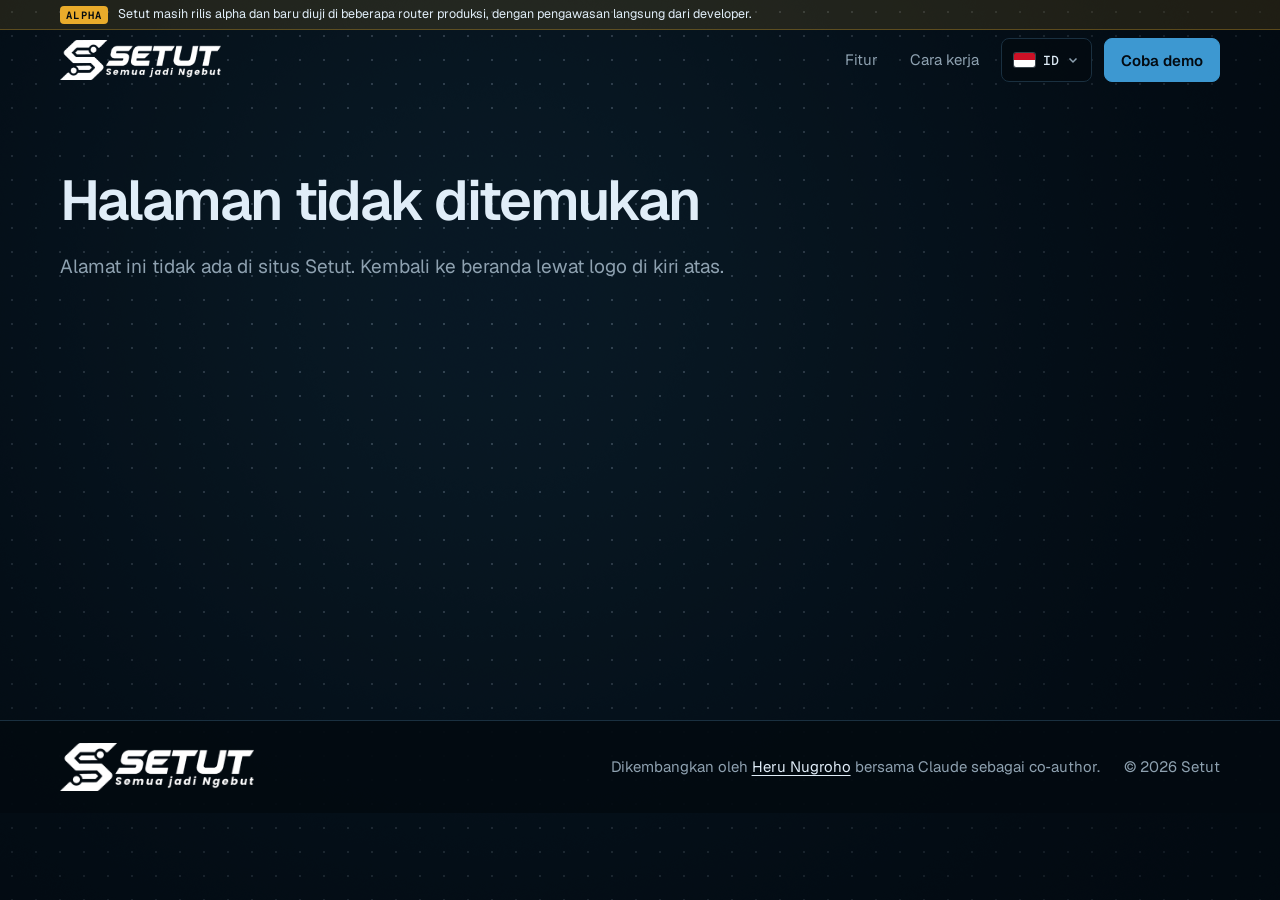
<file: index.html>
<!doctype html>
<html lang="id">
  <head>
    <meta charset="utf-8" />
    <meta name="viewport" content="width=device-width, initial-scale=1" />
    <title>Setut, panel kendali border router Linux + VPP</title>
    <meta name="description" content="Satu web UI, satu API, dan satu CLI untuk interface, VRF, BGP, firewall, dan hak akses di atas dataplane VPP." />
    <meta name="theme-color" content="#030a11" />
    <link rel="icon" href="/favicon.ico" />
    <link  rel="alternate" hreflang="id" href="/" />
    <link  rel="alternate" hreflang="en" href="/en" />
    <script type="module" crossorigin src="/assets/index-DQjTLCkK.js"></script>
    <link rel="stylesheet" crossorigin href="/assets/index-D4PCY4k9.css">
  </head>
  <body>
    <div id="root"></div>
    <noscript>Setut adalah panel kendali untuk border router Linux + VPP. Halaman ini memerlukan JavaScript. / Setut is a control panel for Linux + VPP border routers. This page needs JavaScript.</noscript>
  </body>
</html>
</file>
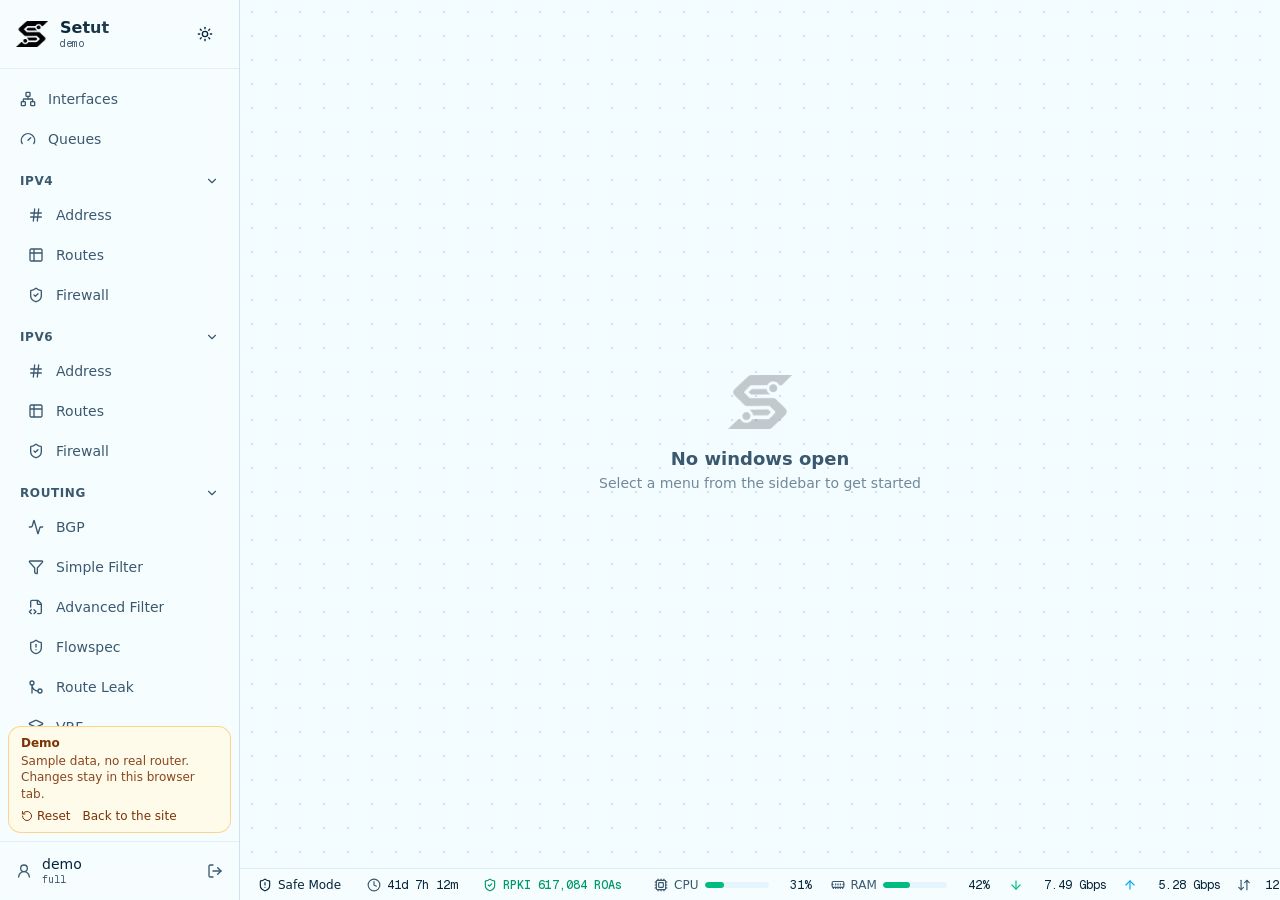
<file: demo/index.html>
<!DOCTYPE html><!--y8p9SXjbl6lQfIngWKYOI--><html lang="en"><head><meta charSet="utf-8"/><meta name="viewport" content="width=device-width, initial-scale=1"/><link rel="preload" href="/demo/_next/static/media/797e433ab948586e-s.p.29207c2f.woff2" as="font" crossorigin="" type="font/woff2"/><link rel="preload" href="/demo/_next/static/media/caa3a2e1cccd8315-s.p.3b6cae6d.woff2" as="font" crossorigin="" type="font/woff2"/><link rel="stylesheet" href="/demo/_next/static/chunks/842cb81d65c9d3cc.css" data-precedence="next"/><link rel="preload" as="script" fetchPriority="low" href="/demo/_next/static/chunks/b77fa77a013ad38a.js"/><script src="/demo/_next/static/chunks/119132ccca6af685.js" async=""></script><script src="/demo/_next/static/chunks/aee6c7720838f8a2.js" async=""></script><script src="/demo/_next/static/chunks/9483265f894a1c0c.js" async=""></script><script src="/demo/_next/static/chunks/turbopack-8ab399df132ab426.js" async=""></script><script src="/demo/_next/static/chunks/131a735f4252e368.js" async=""></script><script src="/demo/_next/static/chunks/0b56287f577b0573.js" async=""></script><script src="/demo/_next/static/chunks/ff1a16fafef87110.js" async=""></script><script src="/demo/_next/static/chunks/a2dfb6fc5208ab9b.js" async=""></script><script src="/demo/_next/static/chunks/4f66ea16570995d7.js" async=""></script><script src="/demo/_next/static/chunks/cc3beebb918df2af.js" async=""></script><link rel="preload" href="/demo/_next/static/chunks/54d5670f5fa2abbe.css" as="style"/><meta name="next-size-adjust" content=""/><title>Setut</title><meta name="description" content="Network Management Interface"/><link rel="icon" href="/demo/favicon.ico"/><script src="/demo/_next/static/chunks/a6dad97d9634a72d.js" noModule=""></script></head><body class="geist_a71539c9-module__T19VSG__variable geist_mono_8d43a2aa-module__8Li5zG__variable antialiased h-screen overflow-hidden transition-colors duration-300"><div hidden=""><!--$--><!--/$--></div><script>((a,b,c,d,e,f,g,h)=>{let i=document.documentElement,j=["light","dark"];function k(b){var c;(Array.isArray(a)?a:[a]).forEach(a=>{let c="class"===a,d=c&&f?e.map(a=>f[a]||a):e;c?(i.classList.remove(...d),i.classList.add(f&&f[b]?f[b]:b)):i.setAttribute(a,b)}),c=b,h&&j.includes(c)&&(i.style.colorScheme=c)}if(d)k(d);else try{let a=localStorage.getItem(b)||c,d=g&&"system"===a?window.matchMedia("(prefers-color-scheme: dark)").matches?"dark":"light":a;k(d)}catch(a){}})("class","theme","system",null,["light","dark"],null,true,true)</script><section aria-label="Notifications alt+T" tabindex="-1" aria-live="polite" aria-relevant="additions text" aria-atomic="false"></section><script src="/demo/_next/static/chunks/b77fa77a013ad38a.js" id="_R_" async=""></script><script>(self.__next_f=self.__next_f||[]).push([0])</script><script>self.__next_f.push([1,"1:\"$Sreact.fragment\"\n2:I[89554,[\"/demo/_next/static/chunks/131a735f4252e368.js\",\"/demo/_next/static/chunks/0b56287f577b0573.js\"],\"ThemeProvider\"]\n3:I[71459,[\"/demo/_next/static/chunks/131a735f4252e368.js\",\"/demo/_next/static/chunks/0b56287f577b0573.js\"],\"DemoGate\"]\n4:I[75485,[\"/demo/_next/static/chunks/131a735f4252e368.js\",\"/demo/_next/static/chunks/0b56287f577b0573.js\"],\"SystemModeProvider\"]\n5:I[72287,[\"/demo/_next/static/chunks/131a735f4252e368.js\",\"/demo/_next/static/chunks/0b56287f577b0573.js\"],\"AuthGuard\"]\n6:I[11816,[\"/demo/_next/static/chunks/131a735f4252e368.js\",\"/demo/_next/static/chunks/0b56287f577b0573.js\"],\"AccessProvider\"]\n7:I[44024,[\"/demo/_next/static/chunks/131a735f4252e368.js\",\"/demo/_next/static/chunks/0b56287f577b0573.js\"],\"WindowManagerProvider\"]\n8:I[53199,[\"/demo/_next/static/chunks/131a735f4252e368.js\",\"/demo/_next/static/chunks/0b56287f577b0573.js\"],\"Sidebar\"]\n9:I[39756,[\"/demo/_next/static/chunks/ff1a16fafef87110.js\",\"/demo/_next/static/chunks/a2dfb6fc5208ab9b.js\"],\"default\"]\na:I[37457,[\"/demo/_next/static/chunks/ff1a16fafef87110.js\",\"/demo/_next/static/chunks/a2dfb6fc5208ab9b.js\"],\"default\"]\nb:I[3484,[\"/demo/_next/static/chunks/131a735f4252e368.js\",\"/demo/_next/static/chunks/0b56287f577b0573.js\"],\"Toaster\"]\nc:I[47257,[\"/demo/_next/static/chunks/ff1a16fafef87110.js\",\"/demo/_next/static/chunks/a2dfb6fc5208ab9b.js\"],\"ClientPageRoot\"]\nd:I[31713,[\"/demo/_next/static/chunks/131a735f4252e368.js\",\"/demo/_next/static/chunks/0b56287f577b0573.js\",\"/demo/_next/static/chunks/4f66ea16570995d7.js\",\"/demo/_next/static/chunks/cc3beebb918df2af.js\"],\"default\"]\n10:I[97367,[\"/demo/_next/static/chunks/ff1a16fafef87110.js\",\"/demo/_next/static/chunks/a2dfb6fc5208ab9b.js\"],\"OutletBoundary\"]\n11:\"$Sreact.suspense\"\n13:I[97367,[\"/demo/_next/static/chunks/ff1a16fafef87110.js\",\"/demo/_next/static/chunks/a2dfb6fc5208ab9b.js\"],\"ViewportBoundary\"]\n15:I[97367,[\"/demo/_next/static/chunks/ff1a16fafef87110.js\",\"/demo/_next/static/chunks/a2dfb6fc5208ab9b.js\"],\"MetadataBoundary\"]\n17:I[68027,[\"/demo/_next/static/chunks/ff1a16fafef87110.js\",\"/demo/_next/static/chunks/a2dfb6fc5208ab9b.js\"],\"default\"]\n:HL[\"/demo/_next/static/chunks/842cb81d65c9d3cc.css\",\"style\"]\n:HL[\"/demo/_next/static/media/797e433ab948586e-s.p.29207c2f.woff2\",\"font\",{\"crossOrigin\":\"\",\"type\":\"font/woff2\"}]\n:HL[\"/demo/_next/static/media/caa3a2e1cccd8315-s.p.3b6cae6d.woff2\",\"font\",{\"crossOrigin\":\"\",\"type\":\"font/woff2\"}]\n:HL[\"/demo/_next/static/chunks/54d5670f5fa2abbe.css\",\"style\"]\n"])</script><script>self.__next_f.push([1,"0:{\"P\":null,\"b\":\"y8p9SXjbl6lQfIngWKYOI\",\"c\":[\"\",\"\"],\"q\":\"\",\"i\":false,\"f\":[[[\"\",{\"children\":[\"__PAGE__\",{}]},\"$undefined\",\"$undefined\",true],[[\"$\",\"$1\",\"c\",{\"children\":[[[\"$\",\"link\",\"0\",{\"rel\":\"stylesheet\",\"href\":\"/demo/_next/static/chunks/842cb81d65c9d3cc.css\",\"precedence\":\"next\",\"crossOrigin\":\"$undefined\",\"nonce\":\"$undefined\"}],[\"$\",\"script\",\"script-0\",{\"src\":\"/demo/_next/static/chunks/131a735f4252e368.js\",\"async\":true,\"nonce\":\"$undefined\"}],[\"$\",\"script\",\"script-1\",{\"src\":\"/demo/_next/static/chunks/0b56287f577b0573.js\",\"async\":true,\"nonce\":\"$undefined\"}]],[\"$\",\"html\",null,{\"lang\":\"en\",\"suppressHydrationWarning\":true,\"children\":[\"$\",\"body\",null,{\"className\":\"geist_a71539c9-module__T19VSG__variable geist_mono_8d43a2aa-module__8Li5zG__variable antialiased h-screen overflow-hidden transition-colors duration-300\",\"children\":[\"$\",\"$L2\",null,{\"attribute\":\"class\",\"defaultTheme\":\"system\",\"enableSystem\":true,\"disableTransitionOnChange\":true,\"children\":[[\"$\",\"$L3\",null,{\"children\":[\"$\",\"$L4\",null,{\"children\":[\"$\",\"$L5\",null,{\"children\":[\"$\",\"$L6\",null,{\"children\":[\"$\",\"$L7\",null,{\"children\":[\"$\",\"div\",null,{\"className\":\"flex h-screen w-screen overflow-hidden\",\"children\":[[\"$\",\"$L8\",null,{}],[\"$\",\"main\",null,{\"className\":\"flex-1 relative overflow-auto\",\"children\":[\"$\",\"$L9\",null,{\"parallelRouterKey\":\"children\",\"error\":\"$undefined\",\"errorStyles\":\"$undefined\",\"errorScripts\":\"$undefined\",\"template\":[\"$\",\"$La\",null,{}],\"templateStyles\":\"$undefined\",\"templateScripts\":\"$undefined\",\"notFound\":[[[\"$\",\"title\",null,{\"children\":\"404: This page could not be found.\"}],[\"$\",\"div\",null,{\"style\":{\"fontFamily\":\"system-ui,\\\"Segoe UI\\\",Roboto,Helvetica,Arial,sans-serif,\\\"Apple Color Emoji\\\",\\\"Segoe UI Emoji\\\"\",\"height\":\"100vh\",\"textAlign\":\"center\",\"display\":\"flex\",\"flexDirection\":\"column\",\"alignItems\":\"center\",\"justifyContent\":\"center\"},\"children\":[\"$\",\"div\",null,{\"children\":[[\"$\",\"style\",null,{\"dangerouslySetInnerHTML\":{\"__html\":\"body{color:#000;background:#fff;margin:0}.next-error-h1{border-right:1px solid rgba(0,0,0,.3)}@media (prefers-color-scheme:dark){body{color:#fff;background:#000}.next-error-h1{border-right:1px solid rgba(255,255,255,.3)}}\"}}],[\"$\",\"h1\",null,{\"className\":\"next-error-h1\",\"style\":{\"display\":\"inline-block\",\"margin\":\"0 20px 0 0\",\"padding\":\"0 23px 0 0\",\"fontSize\":24,\"fontWeight\":500,\"verticalAlign\":\"top\",\"lineHeight\":\"49px\"},\"children\":404}],[\"$\",\"div\",null,{\"style\":{\"display\":\"inline-block\"},\"children\":[\"$\",\"h2\",null,{\"style\":{\"fontSize\":14,\"fontWeight\":400,\"lineHeight\":\"49px\",\"margin\":0},\"children\":\"This page could not be found.\"}]}]]}]}]],[]],\"forbidden\":\"$undefined\",\"unauthorized\":\"$undefined\"}]}]]}]}]}]}]}]}],[\"$\",\"$Lb\",null,{}]]}]}]}]]}],{\"children\":[[\"$\",\"$1\",\"c\",{\"children\":[[\"$\",\"$Lc\",null,{\"Component\":\"$d\",\"serverProvidedParams\":{\"searchParams\":{},\"params\":{},\"promises\":[\"$@e\",\"$@f\"]}}],[[\"$\",\"link\",\"0\",{\"rel\":\"stylesheet\",\"href\":\"/demo/_next/static/chunks/54d5670f5fa2abbe.css\",\"precedence\":\"next\",\"crossOrigin\":\"$undefined\",\"nonce\":\"$undefined\"}],[\"$\",\"script\",\"script-0\",{\"src\":\"/demo/_next/static/chunks/4f66ea16570995d7.js\",\"async\":true,\"nonce\":\"$undefined\"}],[\"$\",\"script\",\"script-1\",{\"src\":\"/demo/_next/static/chunks/cc3beebb918df2af.js\",\"async\":true,\"nonce\":\"$undefined\"}]],[\"$\",\"$L10\",null,{\"children\":[\"$\",\"$11\",null,{\"name\":\"Next.MetadataOutlet\",\"children\":\"$@12\"}]}]]}],{},null,false,false]},null,false,false],[\"$\",\"$1\",\"h\",{\"children\":[null,[\"$\",\"$L13\",null,{\"children\":\"$L14\"}],[\"$\",\"div\",null,{\"hidden\":true,\"children\":[\"$\",\"$L15\",null,{\"children\":[\"$\",\"$11\",null,{\"name\":\"Next.Metadata\",\"children\":\"$L16\"}]}]}],[\"$\",\"meta\",null,{\"name\":\"next-size-adjust\",\"content\":\"\"}]]}],false]],\"m\":\"$undefined\",\"G\":[\"$17\",[]],\"S\":true}\n"])</script><script>self.__next_f.push([1,"e:{}\nf:\"$0:f:0:1:1:children:0:props:children:0:props:serverProvidedParams:params\"\n"])</script><script>self.__next_f.push([1,"14:[[\"$\",\"meta\",\"0\",{\"charSet\":\"utf-8\"}],[\"$\",\"meta\",\"1\",{\"name\":\"viewport\",\"content\":\"width=device-width, initial-scale=1\"}]]\n"])</script><script>self.__next_f.push([1,"18:I[27201,[\"/demo/_next/static/chunks/ff1a16fafef87110.js\",\"/demo/_next/static/chunks/a2dfb6fc5208ab9b.js\"],\"IconMark\"]\n12:null\n16:[[\"$\",\"title\",\"0\",{\"children\":\"Setut\"}],[\"$\",\"meta\",\"1\",{\"name\":\"description\",\"content\":\"Network Management Interface\"}],[\"$\",\"link\",\"2\",{\"rel\":\"icon\",\"href\":\"/demo/favicon.ico\"}],[\"$\",\"$L18\",\"3\",{}]]\n"])</script></body></html>
</file>
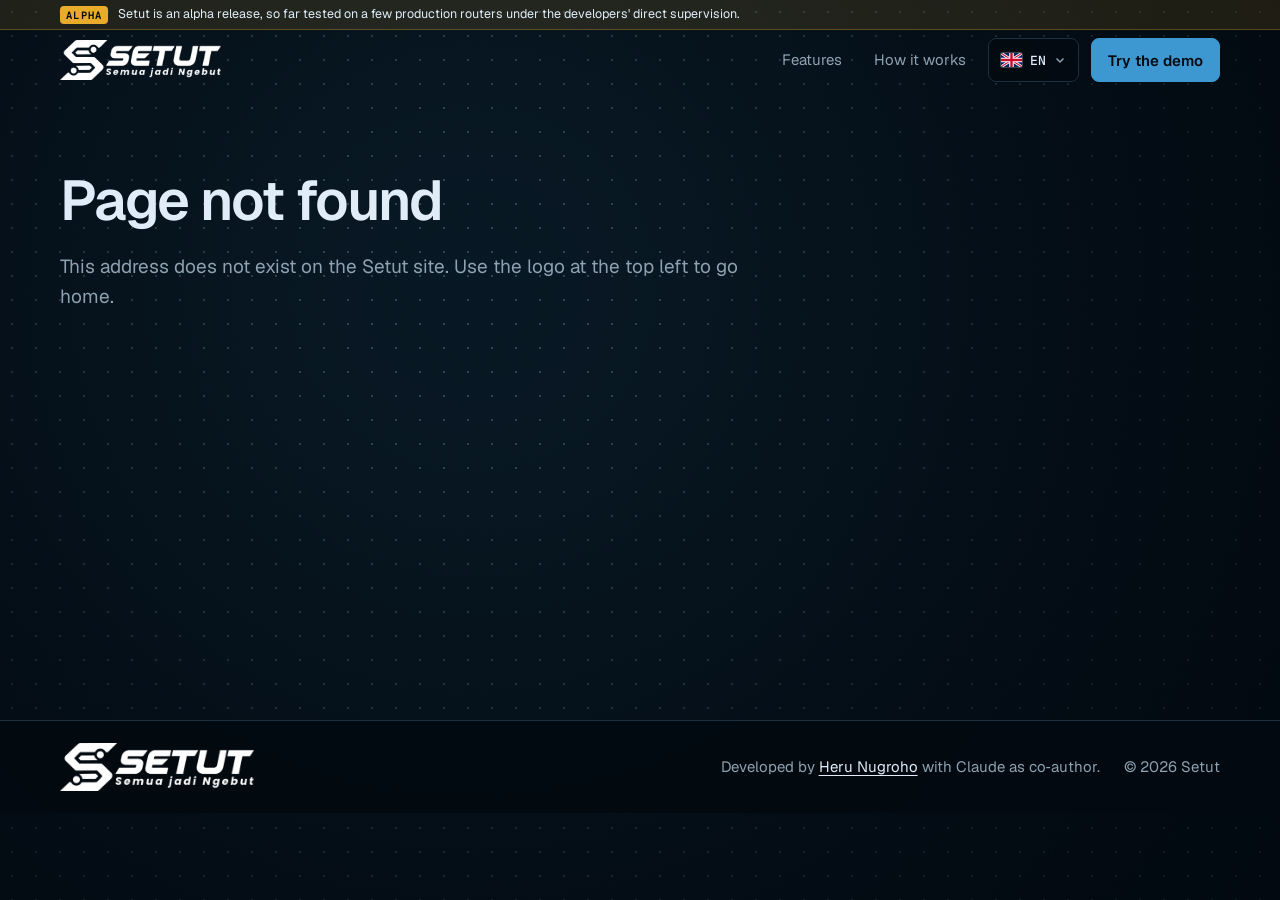
<file: en/index.html>
<!doctype html>
<html lang="en">
  <head>
    <meta charset="utf-8" />
    <meta name="viewport" content="width=device-width, initial-scale=1" />
    <title>Setut, a control panel for Linux + VPP border routers</title>
    <meta name="description" content="One web UI, one API, and one CLI for interfaces, VRFs, BGP, firewall, and access rights on top of the VPP dataplane." />
    <meta name="theme-color" content="#030a11" />
    <link rel="icon" href="/favicon.ico" />
    <link  rel="alternate" hreflang="id" href="/" />
    <link  rel="alternate" hreflang="en" href="/en" />
    <script type="module" crossorigin src="/assets/index-DQjTLCkK.js"></script>
    <link rel="stylesheet" crossorigin href="/assets/index-D4PCY4k9.css">
  </head>
  <body>
    <div id="root"></div>
    <noscript>Setut adalah panel kendali untuk border router Linux + VPP. Halaman ini memerlukan JavaScript. / Setut is a control panel for Linux + VPP border routers. This page needs JavaScript.</noscript>
  </body>
</html>
</file>
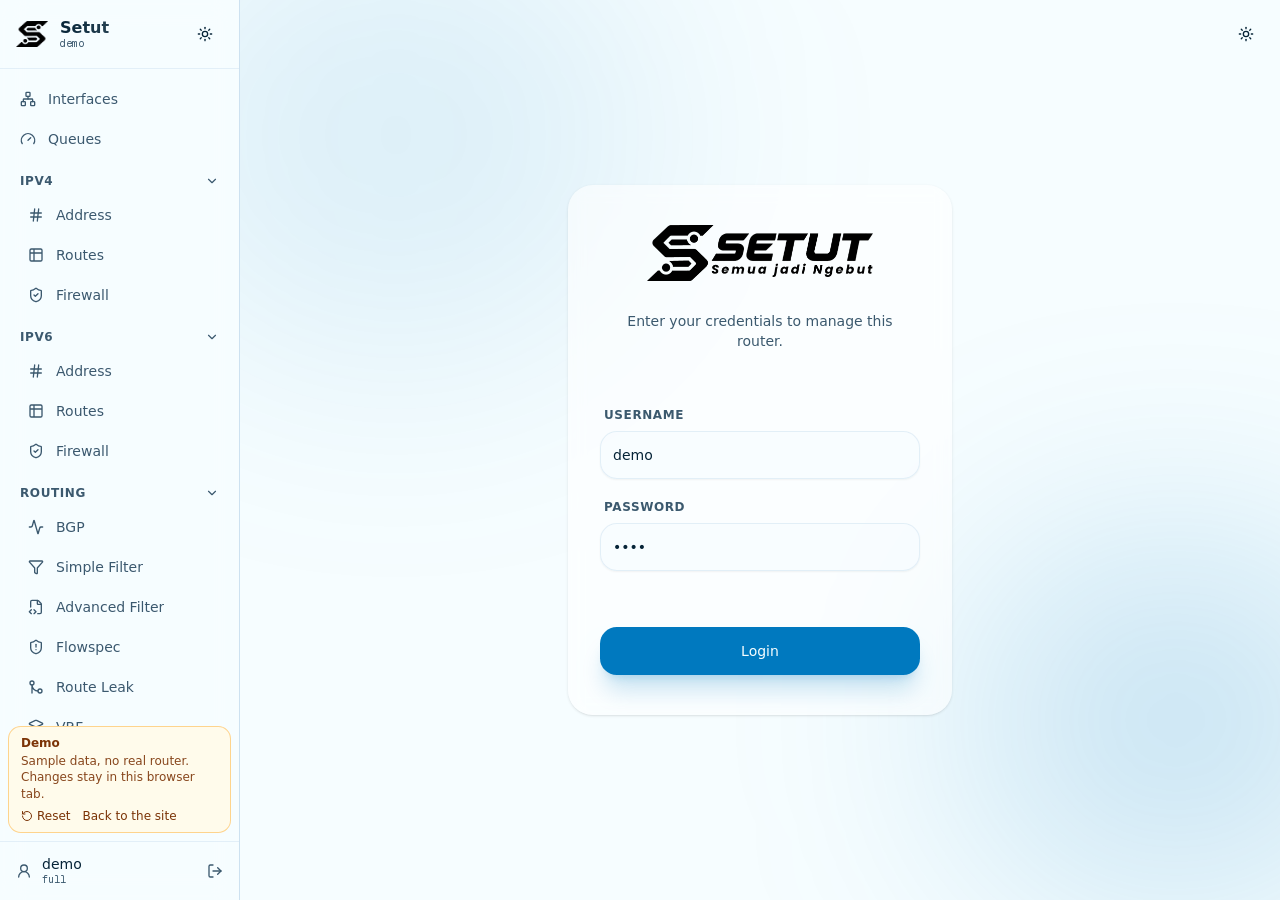
<file: demo/login.html>
<!DOCTYPE html><!--y8p9SXjbl6lQfIngWKYOI--><html lang="en"><head><meta charSet="utf-8"/><meta name="viewport" content="width=device-width, initial-scale=1"/><link rel="preload" href="/demo/_next/static/media/797e433ab948586e-s.p.29207c2f.woff2" as="font" crossorigin="" type="font/woff2"/><link rel="preload" href="/demo/_next/static/media/caa3a2e1cccd8315-s.p.3b6cae6d.woff2" as="font" crossorigin="" type="font/woff2"/><link rel="stylesheet" href="/demo/_next/static/chunks/842cb81d65c9d3cc.css" data-precedence="next"/><link rel="preload" as="script" fetchPriority="low" href="/demo/_next/static/chunks/b77fa77a013ad38a.js"/><script src="/demo/_next/static/chunks/119132ccca6af685.js" async=""></script><script src="/demo/_next/static/chunks/aee6c7720838f8a2.js" async=""></script><script src="/demo/_next/static/chunks/9483265f894a1c0c.js" async=""></script><script src="/demo/_next/static/chunks/turbopack-8ab399df132ab426.js" async=""></script><script src="/demo/_next/static/chunks/131a735f4252e368.js" async=""></script><script src="/demo/_next/static/chunks/0b56287f577b0573.js" async=""></script><script src="/demo/_next/static/chunks/ff1a16fafef87110.js" async=""></script><script src="/demo/_next/static/chunks/a2dfb6fc5208ab9b.js" async=""></script><script src="/demo/_next/static/chunks/ebe29cc67ebde61e.js" async=""></script><meta name="next-size-adjust" content=""/><title>Setut</title><meta name="description" content="Network Management Interface"/><link rel="icon" href="/demo/favicon.ico"/><script src="/demo/_next/static/chunks/a6dad97d9634a72d.js" noModule=""></script></head><body class="geist_a71539c9-module__T19VSG__variable geist_mono_8d43a2aa-module__8Li5zG__variable antialiased h-screen overflow-hidden transition-colors duration-300"><div hidden=""><!--$--><!--/$--></div><script>((a,b,c,d,e,f,g,h)=>{let i=document.documentElement,j=["light","dark"];function k(b){var c;(Array.isArray(a)?a:[a]).forEach(a=>{let c="class"===a,d=c&&f?e.map(a=>f[a]||a):e;c?(i.classList.remove(...d),i.classList.add(f&&f[b]?f[b]:b)):i.setAttribute(a,b)}),c=b,h&&j.includes(c)&&(i.style.colorScheme=c)}if(d)k(d);else try{let a=localStorage.getItem(b)||c,d=g&&"system"===a?window.matchMedia("(prefers-color-scheme: dark)").matches?"dark":"light":a;k(d)}catch(a){}})("class","theme","system",null,["light","dark"],null,true,true)</script><section aria-label="Notifications alt+T" tabindex="-1" aria-live="polite" aria-relevant="additions text" aria-atomic="false"></section><script src="/demo/_next/static/chunks/b77fa77a013ad38a.js" id="_R_" async=""></script><script>(self.__next_f=self.__next_f||[]).push([0])</script><script>self.__next_f.push([1,"1:\"$Sreact.fragment\"\n2:I[89554,[\"/demo/_next/static/chunks/131a735f4252e368.js\",\"/demo/_next/static/chunks/0b56287f577b0573.js\"],\"ThemeProvider\"]\n3:I[71459,[\"/demo/_next/static/chunks/131a735f4252e368.js\",\"/demo/_next/static/chunks/0b56287f577b0573.js\"],\"DemoGate\"]\n4:I[75485,[\"/demo/_next/static/chunks/131a735f4252e368.js\",\"/demo/_next/static/chunks/0b56287f577b0573.js\"],\"SystemModeProvider\"]\n5:I[72287,[\"/demo/_next/static/chunks/131a735f4252e368.js\",\"/demo/_next/static/chunks/0b56287f577b0573.js\"],\"AuthGuard\"]\n6:I[11816,[\"/demo/_next/static/chunks/131a735f4252e368.js\",\"/demo/_next/static/chunks/0b56287f577b0573.js\"],\"AccessProvider\"]\n7:I[44024,[\"/demo/_next/static/chunks/131a735f4252e368.js\",\"/demo/_next/static/chunks/0b56287f577b0573.js\"],\"WindowManagerProvider\"]\n8:I[53199,[\"/demo/_next/static/chunks/131a735f4252e368.js\",\"/demo/_next/static/chunks/0b56287f577b0573.js\"],\"Sidebar\"]\n9:I[39756,[\"/demo/_next/static/chunks/ff1a16fafef87110.js\",\"/demo/_next/static/chunks/a2dfb6fc5208ab9b.js\"],\"default\"]\na:I[37457,[\"/demo/_next/static/chunks/ff1a16fafef87110.js\",\"/demo/_next/static/chunks/a2dfb6fc5208ab9b.js\"],\"default\"]\nb:I[3484,[\"/demo/_next/static/chunks/131a735f4252e368.js\",\"/demo/_next/static/chunks/0b56287f577b0573.js\"],\"Toaster\"]\nc:I[47257,[\"/demo/_next/static/chunks/ff1a16fafef87110.js\",\"/demo/_next/static/chunks/a2dfb6fc5208ab9b.js\"],\"ClientPageRoot\"]\nd:I[23426,[\"/demo/_next/static/chunks/131a735f4252e368.js\",\"/demo/_next/static/chunks/0b56287f577b0573.js\",\"/demo/_next/static/chunks/ebe29cc67ebde61e.js\"],\"default\"]\n10:I[97367,[\"/demo/_next/static/chunks/ff1a16fafef87110.js\",\"/demo/_next/static/chunks/a2dfb6fc5208ab9b.js\"],\"OutletBoundary\"]\n11:\"$Sreact.suspense\"\n13:I[97367,[\"/demo/_next/static/chunks/ff1a16fafef87110.js\",\"/demo/_next/static/chunks/a2dfb6fc5208ab9b.js\"],\"ViewportBoundary\"]\n15:I[97367,[\"/demo/_next/static/chunks/ff1a16fafef87110.js\",\"/demo/_next/static/chunks/a2dfb6fc5208ab9b.js\"],\"MetadataBoundary\"]\n17:I[68027,[\"/demo/_next/static/chunks/ff1a16fafef87110.js\",\"/demo/_next/static/chunks/a2dfb6fc5208ab9b.js\"],\"default\"]\n:HL[\"/demo/_next/static/chunks/842cb81d65c9d3cc.css\",\"style\"]\n:HL[\"/demo/_next/static/media/797e433ab948586e-s.p.29207c2f.woff2\",\"font\",{\"crossOrigin\":\"\",\"type\":\"font/woff2\"}]\n:HL[\"/demo/_next/static/media/caa3a2e1cccd8315-s.p.3b6cae6d.woff2\",\"font\",{\"crossOrigin\":\"\",\"type\":\"font/woff2\"}]\n"])</script><script>self.__next_f.push([1,"0:{\"P\":null,\"b\":\"y8p9SXjbl6lQfIngWKYOI\",\"c\":[\"\",\"login\"],\"q\":\"\",\"i\":false,\"f\":[[[\"\",{\"children\":[\"(auth)\",{\"children\":[\"login\",{\"children\":[\"__PAGE__\",{}]}]}]},\"$undefined\",\"$undefined\",true],[[\"$\",\"$1\",\"c\",{\"children\":[[[\"$\",\"link\",\"0\",{\"rel\":\"stylesheet\",\"href\":\"/demo/_next/static/chunks/842cb81d65c9d3cc.css\",\"precedence\":\"next\",\"crossOrigin\":\"$undefined\",\"nonce\":\"$undefined\"}],[\"$\",\"script\",\"script-0\",{\"src\":\"/demo/_next/static/chunks/131a735f4252e368.js\",\"async\":true,\"nonce\":\"$undefined\"}],[\"$\",\"script\",\"script-1\",{\"src\":\"/demo/_next/static/chunks/0b56287f577b0573.js\",\"async\":true,\"nonce\":\"$undefined\"}]],[\"$\",\"html\",null,{\"lang\":\"en\",\"suppressHydrationWarning\":true,\"children\":[\"$\",\"body\",null,{\"className\":\"geist_a71539c9-module__T19VSG__variable geist_mono_8d43a2aa-module__8Li5zG__variable antialiased h-screen overflow-hidden transition-colors duration-300\",\"children\":[\"$\",\"$L2\",null,{\"attribute\":\"class\",\"defaultTheme\":\"system\",\"enableSystem\":true,\"disableTransitionOnChange\":true,\"children\":[[\"$\",\"$L3\",null,{\"children\":[\"$\",\"$L4\",null,{\"children\":[\"$\",\"$L5\",null,{\"children\":[\"$\",\"$L6\",null,{\"children\":[\"$\",\"$L7\",null,{\"children\":[\"$\",\"div\",null,{\"className\":\"flex h-screen w-screen overflow-hidden\",\"children\":[[\"$\",\"$L8\",null,{}],[\"$\",\"main\",null,{\"className\":\"flex-1 relative overflow-auto\",\"children\":[\"$\",\"$L9\",null,{\"parallelRouterKey\":\"children\",\"error\":\"$undefined\",\"errorStyles\":\"$undefined\",\"errorScripts\":\"$undefined\",\"template\":[\"$\",\"$La\",null,{}],\"templateStyles\":\"$undefined\",\"templateScripts\":\"$undefined\",\"notFound\":[[[\"$\",\"title\",null,{\"children\":\"404: This page could not be found.\"}],[\"$\",\"div\",null,{\"style\":{\"fontFamily\":\"system-ui,\\\"Segoe UI\\\",Roboto,Helvetica,Arial,sans-serif,\\\"Apple Color Emoji\\\",\\\"Segoe UI Emoji\\\"\",\"height\":\"100vh\",\"textAlign\":\"center\",\"display\":\"flex\",\"flexDirection\":\"column\",\"alignItems\":\"center\",\"justifyContent\":\"center\"},\"children\":[\"$\",\"div\",null,{\"children\":[[\"$\",\"style\",null,{\"dangerouslySetInnerHTML\":{\"__html\":\"body{color:#000;background:#fff;margin:0}.next-error-h1{border-right:1px solid rgba(0,0,0,.3)}@media (prefers-color-scheme:dark){body{color:#fff;background:#000}.next-error-h1{border-right:1px solid rgba(255,255,255,.3)}}\"}}],[\"$\",\"h1\",null,{\"className\":\"next-error-h1\",\"style\":{\"display\":\"inline-block\",\"margin\":\"0 20px 0 0\",\"padding\":\"0 23px 0 0\",\"fontSize\":24,\"fontWeight\":500,\"verticalAlign\":\"top\",\"lineHeight\":\"49px\"},\"children\":404}],[\"$\",\"div\",null,{\"style\":{\"display\":\"inline-block\"},\"children\":[\"$\",\"h2\",null,{\"style\":{\"fontSize\":14,\"fontWeight\":400,\"lineHeight\":\"49px\",\"margin\":0},\"children\":\"This page could not be found.\"}]}]]}]}]],[]],\"forbidden\":\"$undefined\",\"unauthorized\":\"$undefined\"}]}]]}]}]}]}]}]}],[\"$\",\"$Lb\",null,{}]]}]}]}]]}],{\"children\":[[\"$\",\"$1\",\"c\",{\"children\":[null,[\"$\",\"$L9\",null,{\"parallelRouterKey\":\"children\",\"error\":\"$undefined\",\"errorStyles\":\"$undefined\",\"errorScripts\":\"$undefined\",\"template\":[\"$\",\"$La\",null,{}],\"templateStyles\":\"$undefined\",\"templateScripts\":\"$undefined\",\"notFound\":[[[\"$\",\"title\",null,{\"children\":\"404: This page could not be found.\"}],[\"$\",\"div\",null,{\"style\":\"$0:f:0:1:0:props:children:1:props:children:props:children:props:children:0:props:children:props:children:props:children:props:children:props:children:props:children:1:props:children:props:notFound:0:1:props:style\",\"children\":[\"$\",\"div\",null,{\"children\":[[\"$\",\"style\",null,{\"dangerouslySetInnerHTML\":{\"__html\":\"body{color:#000;background:#fff;margin:0}.next-error-h1{border-right:1px solid rgba(0,0,0,.3)}@media (prefers-color-scheme:dark){body{color:#fff;background:#000}.next-error-h1{border-right:1px solid rgba(255,255,255,.3)}}\"}}],[\"$\",\"h1\",null,{\"className\":\"next-error-h1\",\"style\":\"$0:f:0:1:0:props:children:1:props:children:props:children:props:children:0:props:children:props:children:props:children:props:children:props:children:props:children:1:props:children:props:notFound:0:1:props:children:props:children:1:props:style\",\"children\":404}],[\"$\",\"div\",null,{\"style\":\"$0:f:0:1:0:props:children:1:props:children:props:children:props:children:0:props:children:props:children:props:children:props:children:props:children:props:children:1:props:children:props:notFound:0:1:props:children:props:children:2:props:style\",\"children\":[\"$\",\"h2\",null,{\"style\":\"$0:f:0:1:0:props:children:1:props:children:props:children:props:children:0:props:children:props:children:props:children:props:children:props:children:props:children:1:props:children:props:notFound:0:1:props:children:props:children:2:props:children:props:style\",\"children\":\"This page could not be found.\"}]}]]}]}]],[]],\"forbidden\":\"$undefined\",\"unauthorized\":\"$undefined\"}]]}],{\"children\":[[\"$\",\"$1\",\"c\",{\"children\":[null,[\"$\",\"$L9\",null,{\"parallelRouterKey\":\"children\",\"error\":\"$undefined\",\"errorStyles\":\"$undefined\",\"errorScripts\":\"$undefined\",\"template\":[\"$\",\"$La\",null,{}],\"templateStyles\":\"$undefined\",\"templateScripts\":\"$undefined\",\"notFound\":\"$undefined\",\"forbidden\":\"$undefined\",\"unauthorized\":\"$undefined\"}]]}],{\"children\":[[\"$\",\"$1\",\"c\",{\"children\":[[\"$\",\"$Lc\",null,{\"Component\":\"$d\",\"serverProvidedParams\":{\"searchParams\":{},\"params\":{},\"promises\":[\"$@e\",\"$@f\"]}}],[[\"$\",\"script\",\"script-0\",{\"src\":\"/demo/_next/static/chunks/ebe29cc67ebde61e.js\",\"async\":true,\"nonce\":\"$undefined\"}]],[\"$\",\"$L10\",null,{\"children\":[\"$\",\"$11\",null,{\"name\":\"Next.MetadataOutlet\",\"children\":\"$@12\"}]}]]}],{},null,false,false]},null,false,false]},null,false,false]},null,false,false],[\"$\",\"$1\",\"h\",{\"children\":[null,[\"$\",\"$L13\",null,{\"children\":\"$L14\"}],[\"$\",\"div\",null,{\"hidden\":true,\"children\":[\"$\",\"$L15\",null,{\"children\":[\"$\",\"$11\",null,{\"name\":\"Next.Metadata\",\"children\":\"$L16\"}]}]}],[\"$\",\"meta\",null,{\"name\":\"next-size-adjust\",\"content\":\"\"}]]}],false]],\"m\":\"$undefined\",\"G\":[\"$17\",[]],\"S\":true}\n"])</script><script>self.__next_f.push([1,"e:{}\nf:\"$0:f:0:1:1:children:1:children:1:children:0:props:children:0:props:serverProvidedParams:params\"\n"])</script><script>self.__next_f.push([1,"14:[[\"$\",\"meta\",\"0\",{\"charSet\":\"utf-8\"}],[\"$\",\"meta\",\"1\",{\"name\":\"viewport\",\"content\":\"width=device-width, initial-scale=1\"}]]\n"])</script><script>self.__next_f.push([1,"18:I[27201,[\"/demo/_next/static/chunks/ff1a16fafef87110.js\",\"/demo/_next/static/chunks/a2dfb6fc5208ab9b.js\"],\"IconMark\"]\n12:null\n16:[[\"$\",\"title\",\"0\",{\"children\":\"Setut\"}],[\"$\",\"meta\",\"1\",{\"name\":\"description\",\"content\":\"Network Management Interface\"}],[\"$\",\"link\",\"2\",{\"rel\":\"icon\",\"href\":\"/demo/favicon.ico\"}],[\"$\",\"$L18\",\"3\",{}]]\n"])</script></body></html>
</file>
<file: assets/index-D4PCY4k9.css>
@font-face{font-family:Geist Variable;font-style:normal;font-display:swap;font-weight:100 900;src:url(/assets/geist-cyrillic-ext-wght-normal-DjL33-gN.woff2)format("woff2-variations");unicode-range:U+460-52F,U+1C80-1C8A,U+20B4,U+2DE0-2DFF,U+A640-A69F,U+FE2E-FE2F}@font-face{font-family:Geist Variable;font-style:normal;font-display:swap;font-weight:100 900;src:url(/assets/geist-cyrillic-wght-normal-BEAKL7Jp.woff2)format("woff2-variations");unicode-range:U+301,U+400-45F,U+490-491,U+4B0-4B1,U+2116}@font-face{font-family:Geist Variable;font-style:normal;font-display:swap;font-weight:100 900;src:url(/assets/geist-vietnamese-wght-normal-6IgcOCM7.woff2)format("woff2-variations");unicode-range:U+102-103,U+110-111,U+128-129,U+168-169,U+1A0-1A1,U+1AF-1B0,U+300-301,U+303-304,U+308-309,U+323,U+329,U+1EA0-1EF9,U+20AB}@font-face{font-family:Geist Variable;font-style:normal;font-display:swap;font-weight:100 900;src:url(/assets/geist-latin-ext-wght-normal-DC-KSUi6.woff2)format("woff2-variations");unicode-range:U+100-2BA,U+2BD-2C5,U+2C7-2CC,U+2CE-2D7,U+2DD-2FF,U+304,U+308,U+329,U+1D00-1DBF,U+1E00-1E9F,U+1EF2-1EFF,U+2020,U+20A0-20AB,U+20AD-20C0,U+2113,U+2C60-2C7F,U+A720-A7FF}@font-face{font-family:Geist Variable;font-style:normal;font-display:swap;font-weight:100 900;src:url(/assets/geist-latin-wght-normal-BgDaEnEv.woff2)format("woff2-variations");unicode-range:U+??,U+131,U+152-153,U+2BB-2BC,U+2C6,U+2DA,U+2DC,U+304,U+308,U+329,U+2000-206F,U+20AC,U+2122,U+2191,U+2193,U+2212,U+2215,U+FEFF,U+FFFD}@font-face{font-family:Geist Mono Variable;font-style:normal;font-display:swap;font-weight:100 900;src:url(/assets/geist-mono-cyrillic-ext-wght-normal-X_5orZeX.woff2)format("woff2-variations");unicode-range:U+460-52F,U+1C80-1C8A,U+20B4,U+2DE0-2DFF,U+A640-A69F,U+FE2E-FE2F}@font-face{font-family:Geist Mono Variable;font-style:normal;font-display:swap;font-weight:100 900;src:url(/assets/geist-mono-cyrillic-wght-normal-DiZS0aHC.woff2)format("woff2-variations");unicode-range:U+301,U+400-45F,U+490-491,U+4B0-4B1,U+2116}@font-face{font-family:Geist Mono Variable;font-style:normal;font-display:swap;font-weight:100 900;src:url(/assets/geist-mono-symbols2-wght-normal-CO5SzqOn.woff2)format("woff2-variations");unicode-range:U+2000-2001,U+2004-2008,U+200A,U+23B8-23BD,U+2500-259F}@font-face{font-family:Geist Mono Variable;font-style:normal;font-display:swap;font-weight:100 900;src:url(/assets/geist-mono-vietnamese-wght-normal-DadHysG0.woff2)format("woff2-variations");unicode-range:U+102-103,U+110-111,U+128-129,U+168-169,U+1A0-1A1,U+1AF-1B0,U+300-301,U+303-304,U+308-309,U+323,U+329,U+1EA0-1EF9,U+20AB}@font-face{font-family:Geist Mono Variable;font-style:normal;font-display:swap;font-weight:100 900;src:url(/assets/geist-mono-latin-ext-wght-normal-Bwz-egvJ.woff2)format("woff2-variations");unicode-range:U+100-2BA,U+2BD-2C5,U+2C7-2CC,U+2CE-2D7,U+2DD-2FF,U+304,U+308,U+329,U+1D00-1DBF,U+1E00-1E9F,U+1EF2-1EFF,U+2020,U+20A0-20AB,U+20AD-20C0,U+2113,U+2C60-2C7F,U+A720-A7FF}@font-face{font-family:Geist Mono Variable;font-style:normal;font-display:swap;font-weight:100 900;src:url(/assets/geist-mono-latin-wght-normal-XN7g48iV.woff2)format("woff2-variations");unicode-range:U+??,U+131,U+152-153,U+2BB-2BC,U+2C6,U+2DA,U+2DC,U+304,U+308,U+329,U+2000-206F,U+20AC,U+2122,U+2191,U+2193,U+2212,U+2215,U+FEFF,U+FFFD}:root{--bg:oklch(14% .02 240);--surface:oklch(20% .02 240);--card:oklch(25% .03 240);--line:oklch(30% .04 240);--text:oklch(94% .02 240);--muted:oklch(70% .03 240);--primary:oklch(65% .12 240);--signal:oklch(80% .16 195);--ok:oklch(72% .17 150);--warn:oklch(78% .15 80);--bad:oklch(60% .18 20);--ink:oklch(14% .02 240);--sans:"Geist Variable", ui-sans-serif, system-ui, -apple-system, "Segoe UI", sans-serif;--mono:"Geist Mono Variable", ui-monospace, "SF Mono", Menlo, Consolas, monospace;--r-win:12px;--r:8px;--gutter:clamp(16px, 4vw, 40px);--max:1240px;--ease:cubic-bezier(.2, .8, .2, 1);--bar-h:60px;--alpha-h:30px;--nav-h:calc(var(--bar-h) + var(--alpha-h))}*,:before,:after{box-sizing:border-box}html{--lightningcss-light: ;--lightningcss-dark:initial;color-scheme:dark;scroll-behavior:smooth;scroll-padding-top:calc(var(--nav-h) + 16px);-webkit-text-size-adjust:100%;overflow-x:clip}html.motion-off{scroll-behavior:auto}body{background-color:var(--bg);color:var(--text);font-family:var(--sans);margin:0;font-size:1.0625rem;line-height:1.6;overflow-x:hidden}html.no-webgl body{background-image:radial-gradient(oklch(30% .04 240/.55) 1px,#0000 1px),radial-gradient(60vw 60vw at 70% 40vh,oklch(65% .12 240/.16),#0000 70%);background-repeat:repeat,no-repeat;background-size:24px 24px,auto}html.no-webgl #flow{display:none}img,svg{max-width:100%;display:block}a{color:inherit}p,figure{margin:0}h1,h2,h3{letter-spacing:-.02em;text-wrap:balance;margin:0;font-weight:600;line-height:1.1}code,kbd{font-family:var(--mono);font-size:.9em}[hidden]{display:none!important}:focus-visible{outline:2px solid var(--text);outline-offset:3px;border-radius:4px}.skip{background:var(--text);color:var(--ink);border-radius:var(--r);z-index:100;padding:10px 14px;position:absolute;top:-60px;left:16px}.skip:focus{top:12px}#flow{z-index:0;pointer-events:none;opacity:0;view-transition-name:flow;width:100%;height:100%;transition:opacity 1.2s linear;position:fixed;inset:0}#flow.is-on{opacity:1}main,footer{z-index:1;position:relative}.wrap{width:100%;max-width:var(--max);padding-inline:var(--gutter);margin-inline:auto}.page-loading{min-height:100vh}.label{font-family:var(--mono);letter-spacing:.14em;text-transform:uppercase;color:var(--signal);margin-bottom:20px;font-size:12px;display:block}.mono{font-family:var(--mono)}.muted{color:var(--muted)}.w{vertical-align:top;margin-bottom:-.14em;padding-bottom:.14em;display:inline-block;overflow:hidden}.w__i{will-change:transform;display:inline-block}.btn{border-radius:var(--r);min-height:48px;font:500 1rem/1 var(--sans);cursor:pointer;border:1px solid var(--line);color:var(--text);background:oklch(14% .02 240/.7);justify-content:center;align-items:center;gap:8px;padding:0 22px;text-decoration:none;transition:border-color .15s linear,background-color .15s linear;display:inline-flex}.btn:hover{border-color:var(--signal)}.btn:active{background:var(--card)}.btn--primary{background:var(--primary);border-color:var(--primary);color:var(--ink);font-weight:600}.btn--primary:hover{border-color:var(--signal);background:oklch(69% .12 240)}.btn--primary:active{background:oklch(60% .12 240)}.btn--sm{min-height:44px;padding:0 16px;font-size:.9375rem}.nav{height:var(--nav-h);z-index:50;view-transition-name:nav;border-bottom:1px solid #0000;transition:background-color .2s linear,border-color .2s linear;position:fixed;top:0;left:0;right:0}.nav.is-solid{background:var(--bg);border-bottom-color:var(--line)}.nav__alpha{height:var(--alpha-h);color:var(--text);background:oklch(78% .15 80/.12);border-bottom:1px solid oklch(78% .15 80/.3);align-items:center;margin:0;font-size:12.5px;line-height:1.3;display:flex}.nav__alpha-in{align-items:center;gap:10px;display:flex}.nav__alpha-tag{font:600 10.5px var(--mono);letter-spacing:.12em;text-transform:uppercase;color:var(--ink);background:var(--warn);border-radius:4px;flex:none;padding:2px 6px}.nav__in{height:var(--bar-h);justify-content:space-between;align-items:center;gap:16px;display:flex}.brand{align-items:center;gap:10px;min-height:44px;text-decoration:none;display:inline-flex}.brand img{filter:invert();width:auto;height:40px}.nav__links{align-items:center;gap:4px;margin:0;padding:0;list-style:none;display:flex}.nav__links a,.nav__links button.link{border-radius:var(--r);min-height:44px;color:var(--muted);cursor:pointer;font-size:.9375rem;font-family:var(--sans);background:0 0;border:0;align-items:center;padding:0 14px;text-decoration:none;transition:color .15s linear;display:inline-flex}.nav__links a:hover,.nav__links button.link:hover,.nav__links a[aria-current]{color:var(--text)}.lang{margin:0 4px;position:relative}.lang__btn{border:1px solid var(--line);border-radius:var(--r);min-height:44px;color:var(--text);font:500 13px var(--mono);cursor:pointer;background:oklch(14% .02 240/.7);align-items:center;gap:8px;padding:0 12px;transition:border-color .15s linear;display:inline-flex}.lang__btn:hover,.lang.is-open .lang__btn{border-color:var(--signal)}.flag{border-radius:2px;flex:none;width:21px;height:14px;box-shadow:0 0 0 1px oklch(94% .02 240/.25)}.lang__caret{width:12px;height:12px;color:var(--muted);transition:rotate .2s var(--ease)}.lang.is-open .lang__caret{rotate:180deg}.lang__menu{background:var(--surface);border:1px solid var(--line);border-radius:var(--r);z-index:60;min-width:210px;margin:0;padding:6px;list-style:none;position:absolute;top:calc(100% + 6px);right:0}.nav__links .lang__menu a{width:100%;min-height:44px;color:var(--muted);border-radius:6px;gap:10px;padding:0 10px;font-size:.9375rem;display:flex}.nav__links .lang__menu a:hover{background:var(--card);color:var(--text)}.nav__links .lang__menu a[aria-current]{color:var(--text)}.nav__links .lang__menu a[aria-current]:after{content:"";background:var(--primary);width:6px;height:6px;margin-left:auto}.nav__right{align-items:center;gap:8px;display:flex}.menu-btn{border:1px solid var(--line);border-radius:var(--r);background:var(--bg);min-height:44px;color:var(--text);font:500 .9375rem var(--sans);cursor:pointer;align-items:center;gap:8px;padding:0 14px;display:none}li.m-only{display:none}.rail{z-index:40;opacity:0;visibility:hidden;flex-direction:column;transition:opacity .3s linear,visibility .3s;display:none;position:fixed;top:50%;left:20px;translate:0 -50%}.rail.is-on{opacity:1;visibility:visible}.rail a{height:44px;font-family:var(--mono);color:var(--muted);align-items:center;gap:10px;padding:0 8px;font-size:12px;text-decoration:none;display:flex}.rail a:before{content:"";width:10px;height:1px;transition:width .25s var(--ease);background:currentColor}.rail a:hover{color:var(--text)}.rail a[aria-current]{color:var(--signal)}.rail a[aria-current]:before{width:26px}@media (width>=1420px){.rail{display:flex}}.win{background:var(--surface);border:1px solid var(--line);border-radius:var(--r-win);color:var(--text);text-align:left;font-size:13px;line-height:1.4;overflow:hidden}.win--glow{border-top-color:oklch(80% .16 195/.55);box-shadow:0 -1px 24px -6px oklch(80% .16 195/.45)}.win--rel{position:relative}.win__bar{background:linear-gradient(90deg, oklch(30% .06 240) 0, var(--card) 140px);border-bottom:1px solid var(--line);align-items:center;gap:10px;padding:8px 10px;display:flex}.win__ico{background:var(--primary);width:22px;height:22px;color:var(--ink);border-radius:6px;flex:none;place-items:center;display:grid}.win__ico svg{width:14px;height:14px}.win__title{white-space:nowrap;text-overflow:ellipsis;flex:1;min-width:0;font-size:13px;font-weight:600;overflow:hidden}.win__btns{color:var(--muted);gap:2px;display:flex}.win__btns svg{width:22px;height:22px;padding:5px}.win__tb{border-bottom:1px solid var(--line);color:var(--muted);align-items:center;gap:2px;padding:5px 8px;display:flex}.win__tb svg{width:24px;height:24px;padding:5px}.win__tb .grow{flex:1}.win__tb .count{font-family:var(--mono);padding-right:8px;font-size:12px}.tr{grid-template-columns:var(--cols);border-bottom:1px solid oklch(30% .04 240/.55);align-items:center;gap:10px;min-height:34px;padding:7px 12px;display:grid}.tr:last-child{border-bottom:0}.tr--h{color:var(--muted);background:oklch(22% .025 240);font-size:12px}.tr--meta{min-height:28px;padding-top:0}.tr>*{white-space:nowrap;text-overflow:ellipsis;min-width:0;overflow:hidden}.tr>.wrapcell{white-space:normal;flex-wrap:wrap;gap:4px;display:flex;overflow:visible}.tr.is-amber{background:oklch(78% .15 80/.14)}.tr.is-amber .muted{color:var(--text)}.tr--sub{padding-left:28px}.num{font-family:var(--mono);font-variant-numeric:tabular-nums;text-align:right}.st{align-items:center;gap:6px;display:inline-flex}.dot{background:var(--ok);border-radius:50%;flex:none;width:8px;height:8px}.plane{border:1.5px solid var(--muted);flex:none;width:9px;height:9px;margin-right:8px;display:inline-block}.plane--vpp{background:var(--signal);border-color:var(--signal)}.act-accept{color:var(--ok)}.act-drop{color:oklch(76% .13 20)}.chip{font-family:var(--mono);border:1px solid var(--line);color:var(--muted);border-radius:4px;padding:1px 6px;font-size:11px}.spark{align-items:flex-end;gap:2px;height:16px;display:inline-flex}.spark i{width:4px;height:calc(var(--h) * 1%);background:var(--signal);transition:height .4s linear;display:block}.hero{padding:calc(var(--nav-h) + clamp(32px, 6vw, 72px)) 0 clamp(56px, 8vw, 96px)}.hero__grid{grid-template-columns:minmax(0,6fr) minmax(0,6fr);align-items:center;gap:24px;display:grid}.hero h1{letter-spacing:-.03em;font-size:clamp(2.75rem,4.6vw,4.25rem);font-weight:600;line-height:1.04}.hero__sub{color:var(--muted);max-width:34em;margin-top:24px;font-size:1.1875rem}.hero__cta{flex-wrap:wrap;gap:12px;margin-top:32px;display:flex}.hero__meta{font-family:var(--mono);color:var(--muted);margin-top:20px;font-size:13px}.stage{aspect-ratio:7/5.3;min-width:0;position:relative}.stage__tilt{transform-style:preserve-3d;position:absolute;inset:0}.pw{transform-style:preserve-3d;position:absolute}.w-if{z-index:2;width:76%;top:0;left:0}.w-bgp{z-index:3;width:60%;top:36%;left:-2%}.w-leak{z-index:4;width:40%;top:54%;right:0}.w-bar{z-index:5;bottom:0;left:0;right:0}@media (width>=1200px){.hero__grid{grid-template-columns:minmax(0,5.2fr) minmax(0,6.8fr)}.hero__text{padding-right:32px}.stage{margin-right:calc((var(--gutter) + max(0px, (100vw - var(--max)) / 2)) * -.4);perspective:1600px}.stage__tilt{transform-origin:30%;transform:rotateY(-6deg)rotateX(3deg)}}.bar-status{background:var(--card);flex-wrap:wrap;align-items:center;gap:6px 18px;padding:9px 14px;font-size:12px;display:flex}.bar-status .sep{flex:1}.meter{background:var(--line);vertical-align:middle;width:54px;height:6px;margin:0 6px;display:inline-block}.meter i{background:var(--primary);height:100%;display:block}.bar-status .shield{color:var(--warn);align-items:center;gap:6px;display:inline-flex}.bar-status svg{width:16px;height:16px}.tech{padding:0 0 clamp(56px,8vw,104px)}.tech__head{text-align:center}.tech__head h2{max-width:22em;margin-inline:auto}.tech h2{font-size:clamp(1.75rem,3.2vw,2.75rem)}.cust h2{font-size:clamp(1.5rem,2.6vw,2.25rem)}.tech__marquee{margin-top:clamp(48px,6vw,80px);padding:8px 0;overflow:hidden;-webkit-mask-image:linear-gradient(90deg,#0000,#000 18% 82%,#0000);mask-image:linear-gradient(90deg,#0000,#000 18% 82%,#0000)}.tech__track{width:max-content;animation:90s linear infinite tech-slide;display:flex}.tech__group{flex:none;align-items:center;gap:clamp(48px,6vw,88px);margin:0;padding:0 clamp(24px,3vw,44px);list-style:none;display:flex}.tech__group li{display:flex}.tech__group img{filter:brightness(0)invert();opacity:.85;width:auto;height:48px}.tech__group img.is-wide{height:42px}@keyframes tech-slide{to{transform:translate(-50%)}}.cust{padding:clamp(48px,6.5vw,96px) 0}.cust__grid{grid-template-columns:repeat(4,minmax(0,1fr));gap:12px;margin:clamp(28px,4vw,44px) 0 0;padding:0;list-style:none;display:grid}.cust__grid li{border:1px solid var(--line);border-radius:var(--r);place-items:center;min-height:96px;padding:16px;display:grid}.cust__grid img{object-fit:contain;filter:brightness(0)invert();opacity:.85;width:auto;max-width:100%;max-height:40px}.cust__name{letter-spacing:-.01em;text-align:center;opacity:.85;font-size:1.0625rem;font-weight:600}.feat{padding:clamp(48px,6.5vw,96px) 0}.feat__grid{grid-template-columns:minmax(0,5fr) minmax(0,7fr);align-items:center;gap:clamp(28px,5vw,64px);display:grid}.feat--flip .feat__grid{grid-template-columns:minmax(0,7fr) minmax(0,5fr)}.feat--flip .feat__text{order:2}.feat h2{font-size:clamp(1.75rem,3.2vw,2.75rem)}.feat__p{color:var(--muted);max-width:36em;margin-top:20px}.points{gap:0;margin:28px 0 0;padding:0;list-style:none;display:grid}.points li{border-top:1px solid var(--line);padding:12px 0;font-size:1rem}.points li:last-child{border-bottom:1px solid var(--line)}.art{min-width:0}.art figcaption{font-family:var(--mono);color:var(--muted);margin-top:12px;font-size:12px}.feat--wide .feat__head{grid-template-columns:minmax(0,6fr) minmax(0,5fr);align-items:start;gap:clamp(24px,5vw,64px);display:grid}.feat--wide .feat__head .points{margin-top:36px}.pair{grid-template-columns:minmax(0,1.1fr) 56px minmax(0,1fr);align-items:start;margin-top:clamp(32px,5vw,56px);display:grid}.pair .link-line{background:linear-gradient(90deg, var(--line), var(--signal));transform-origin:0;align-self:center;height:2px}.pair .link-line+.win{margin-top:40px}.chk{font-family:var(--mono);border:1px solid var(--ok);color:var(--ok);background:var(--surface);opacity:0;border-radius:6px;padding:4px 8px;font-size:12px;position:absolute;bottom:10px;right:10px}.leak{grid-template-columns:minmax(0,1fr) minmax(90px,.7fr) minmax(0,1fr);align-items:center;display:grid}.leak .win{min-width:0}.leak__rows{font-family:var(--mono);align-content:start;gap:4px;min-height:124px;padding:8px 12px 12px;font-size:12px;display:grid}.leak__rows span{white-space:nowrap;text-overflow:ellipsis;border:1px solid #0000;padding:3px 6px;display:block;overflow:hidden}.leak__rows .leaked{border-color:var(--signal)}.leak__meta{color:var(--muted);border-bottom:1px solid var(--line);background:oklch(22% .025 240);padding:8px 12px;font-size:12px}.leak__mid{height:160px;position:relative}.leak__mid .lbl{text-align:center;font-family:var(--mono);color:var(--muted);font-size:11px;position:absolute;top:0;left:0;right:0}.leak__mid .lbl--b{top:18px}.leak__mid svg{width:100%;height:calc(100% - 80px);position:absolute;inset:40px 0;overflow:visible}.leak__gate{stroke:var(--muted)}.pk{background:var(--signal);opacity:0;width:8px;height:8px;position:absolute;top:calc(50% - 4px);left:0}.pk--held{background:var(--bad)}.leak__back{border-top:1px dashed var(--muted);opacity:.5;position:absolute;bottom:34px;left:0;right:0}.leak__back-t{text-align:center;font-size:11px;font-family:var(--mono);color:var(--muted);position:absolute;bottom:6px;left:0;right:0}.fw{padding:48px 0 0;position:relative}.lanes{z-index:0;pointer-events:none;position:absolute;inset:0 -4%}.lane{background:oklch(30% .04 240/.8);height:1px;position:absolute;left:0;right:0}.lane i{background:linear-gradient(90deg, transparent, var(--signal));opacity:.9;width:90px;height:3px;position:absolute;top:-1px;left:-100px}.lanes .gate{border-left:2px dashed var(--muted);opacity:.6;width:0;position:absolute;top:-8px;bottom:-8px;left:64%}.fw .win{z-index:1;position:relative}.lane.l1{top:4%}.lane.l2{top:50%}.lane.l3{top:96%}.lanes.play .lane i{animation:4s linear infinite lane}.lanes.play .l2 i{animation-delay:-1.3s}.lanes.play .l3 i{animation-delay:-2.6s}@keyframes lane{0%{left:-100px}to{left:108%}}.lanes.play.cut .l-cut i{background:linear-gradient(90deg, transparent, var(--bad));animation:4s linear -1.3s infinite lane-cut}.lanes.cut .l1 i,.lanes.cut .l3 i{background:linear-gradient(90deg, transparent, var(--ok))}@keyframes lane-cut{0%{opacity:.9;left:-100px}55%{opacity:.9;left:59%}62%{opacity:0;left:61%}to{opacity:0;left:61%}}.safe{background:linear-gradient(#0000,oklch(17% .025 240/.9) 18% 82%,#0000);padding:clamp(64px,8vw,112px) 0}.safe__head{max-width:46rem}.safe h2{font-size:clamp(2rem,4.2vw,3.5rem)}.safe__stage{grid-template-columns:minmax(0,5fr) minmax(0,7fr);align-items:end;gap:clamp(24px,4vw,48px);margin-top:clamp(32px,5vw,64px);display:grid}.safe__win{transition:filter .5s linear}.safe__win.is-cut{filter:grayscale()brightness(.45)}.safe__rule{max-height:48px;transition:max-height .45s var(--ease), opacity .3s linear;overflow:hidden}.safe__rule.is-gone{opacity:0;max-height:0}.bar-btns{gap:10px;display:inline-flex}.safe__bigbar{font-size:clamp(13px,1.6vw,16px)}.safe__bigbar .bar-status{font-size:inherit;gap:10px 24px;padding:18px 20px}.safe__bigbar .cd{text-align:right;font-variant-numeric:tabular-nums;min-width:2.2ch;font-size:1.15em;font-weight:600;display:inline-block}.safe__bigbar .shield svg{width:20px;height:20px}.safe__state{font-family:var(--mono);color:var(--muted);min-height:1.6em;margin-top:10px;font-size:12px;display:block}.safe__cols{grid-template-columns:minmax(0,7fr) minmax(0,5fr);align-items:start;gap:clamp(24px,5vw,64px);margin-top:clamp(28px,4vw,56px);display:grid}.safe__cols .feat__p,.safe__cols .points{margin-top:0}.btn-mini{border:1px solid var(--line);width:28px;height:28px;color:var(--text);border-radius:6px;place-items:center;display:inline-grid}.btn-mini svg{width:16px;height:16px}.acc{grid-template-columns:minmax(0,1.25fr) 28px minmax(0,1fr);align-items:start;gap:10px;display:grid}.acc__arrow{color:var(--signal);align-self:center}.acc__arrow svg{width:28px;height:28px}.form{gap:12px;padding:12px;display:grid}.form__row{grid-template-columns:90px minmax(0,1fr);align-items:center;gap:10px;display:grid}.form__row>span:first-child{color:var(--muted);font-size:12px}.seg{border:1px solid var(--line);border-radius:6px;grid-auto-flow:column;width:max-content;max-width:100%;display:inline-grid;overflow:hidden}.seg b{color:var(--muted);border-left:1px solid var(--line);padding:4px 9px;font-size:12px;font-weight:500}.seg b:first-child{border-left:0}.seg b.on{background:var(--primary);color:var(--ink)}.cb{font-size:12px;font-family:var(--mono);align-items:center;gap:6px;margin-right:12px;display:inline-flex}.cb i{border:1px solid var(--muted);border-radius:3px;place-items:center;width:14px;height:14px;display:inline-grid}.cb i svg{opacity:0;width:12px;height:12px;color:var(--ink)}.cb.on i{background:var(--primary);border-color:var(--primary)}.cb.on i svg{opacity:1}.form hr{border:0;border-top:1px solid var(--line);width:100%;margin:0}.side{padding:10px;display:grid}.side>div{white-space:nowrap;padding:7px 10px;overflow:hidden}.side__list{border-top:1px solid var(--line);font-family:var(--mono);padding:8px 12px 12px;font-size:12px;display:grid}.side__list .hd{color:var(--muted);font-family:var(--sans);margin-bottom:4px;font-size:12px}.side__list span{padding:1px 0;overflow:hidden}.how{padding:clamp(80px,10vw,144px) 0}.how__head{max-width:40rem}.how h2{font-size:clamp(2rem,4vw,3.25rem)}.how__flow,.how__cap{grid-template-columns:minmax(0,1fr) minmax(0,1.2fr) minmax(0,1.5fr);gap:72px;display:grid}.how__flow{align-items:stretch;margin-top:clamp(48px,7vw,96px)}.how__cell{display:grid;position:relative}.how__cell .win{min-height:120px;display:grid}.how__body{text-align:center;place-content:center;place-items:center;gap:10px;padding:28px 16px;display:grid}.how__body svg{width:34px;height:34px;color:var(--primary)}.how__body b{font-size:15px;font-weight:600}.how__body span{color:var(--muted);font-family:var(--mono);font-size:12px}.how__link{background:var(--line);transform-origin:0;width:72px;height:2px;position:absolute;top:50%;right:100%;overflow:hidden}.how__link i{background:linear-gradient(90deg, transparent, var(--signal), transparent);width:40px;height:2px;animation:2.4s linear infinite hop;position:absolute;top:0;left:-40px}@keyframes hop{to{left:100%}}.how__cap{counter-reset:how;margin:28px 0 0;padding:0;list-style:none}.how__cap li{color:var(--muted);counter-increment:how;font-size:.9375rem}.how__cap li:before{content:counter(how);color:var(--text);font-family:var(--mono);margin-bottom:6px;font-size:12px;font-weight:500;display:block}.cli{padding:clamp(48px,6.5vw,96px) 0}.cli__head{text-align:center;max-width:44rem;margin-inline:auto}.cli h2{font-size:clamp(1.75rem,3.4vw,2.75rem)}.term{max-width:920px;margin:clamp(32px,5vw,56px) auto 0}.term__body{font-family:var(--mono);background:oklch(17% .02 240);padding:18px 20px;font-size:clamp(12px,1.4vw,14px);line-height:1.7}.term__line{white-space:pre-wrap;word-break:break-word}.term__line.is-off{visibility:hidden}.term__out{margin-bottom:1.7em}.term .pr{color:var(--signal)}.term .ok{color:var(--ok)}.term .rest{visibility:hidden}.term .cursor{background:var(--text);vertical-align:text-bottom;width:.6em;height:1.1em;animation:1.1s step-end infinite blink;display:none}.term .is-current .cursor{display:inline-block}@keyframes blink{50%{opacity:0}}.cli__note{text-align:center;color:var(--muted);margin-top:20px}.closing{text-align:center;padding:clamp(96px,14vw,200px) 0 clamp(80px,11vw,150px)}.closing h2{letter-spacing:-.03em;max-width:16em;margin-inline:auto;font-size:clamp(2.25rem,5.4vw,4.5rem)}.closing .hero__cta{justify-content:center;margin-top:40px}.foot{border-top:1px solid var(--line);color:var(--muted);background:oklch(14% .02 240/.92);padding:22px 0;font-size:.9375rem}.foot__in{flex-wrap:wrap;justify-content:space-between;align-items:center;gap:16px;display:flex}.foot .brand img{height:48px}.foot__meta{flex-wrap:wrap;align-items:center;gap:8px 24px;display:flex}.foot__meta a{color:var(--text);text-underline-offset:3px;text-decoration:underline}.foot__meta a:hover{color:var(--signal)}main{view-transition-name:page}::view-transition-old(root){animation:none}::view-transition-new(root){animation:none}::view-transition-group(flow){animation:none}::view-transition-group(nav){animation:none}::view-transition-old(flow){display:none}::view-transition-old(nav){display:none}::view-transition-new(flow){animation:none}::view-transition-new(nav){animation:none}::view-transition-old(page){animation:.24s ease-in both page-out}::view-transition-new(page){animation:page-in .52s var(--ease) .12s both}@keyframes page-out{to{opacity:0;transform:translateY(-20px)}}@keyframes page-in{0%{opacity:0;transform:translateY(36px)}}@media (width<=1199px){.hero__grid{grid-template-columns:minmax(0,1fr);gap:48px}.hero__sub{max-width:40em}.stage{aspect-ratio:auto;grid-template-columns:minmax(0,1fr) minmax(0,1fr);align-items:start;gap:14px;max-width:860px;display:grid}.stage__tilt{display:contents}.pw{width:auto;position:static}.w-if,.w-bar{grid-column:1/-1}.feat__grid,.feat--flip .feat__grid{grid-template-columns:minmax(0,1fr) minmax(0,1fr);gap:32px}.feat--flip .feat__text{order:0}.how__flow,.how__cap{gap:40px}.how__link{width:40px}}@media (width<=899px){.nav__links,.nav__cta{display:none}.menu-btn{display:inline-flex}.nav.open{background:var(--bg);border-bottom-color:var(--line)}.nav.open .nav__links{top:var(--nav-h);background:var(--bg);border-bottom:1px solid var(--line);padding:8px var(--gutter) 16px;flex-direction:column;align-items:stretch;gap:0;display:flex;position:absolute;left:0;right:0}.nav.open .nav__links a,.nav.open .nav__links button.link{border-bottom:1px solid var(--line);border-radius:0;width:100%;padding:0 4px;font-size:1rem}.nav.open .lang{margin:12px 0 0}.nav.open .lang__menu{min-width:0;margin-top:6px;position:static}.nav.open .nav__links .lang__menu a{border-bottom:0;border-radius:6px;padding:0 10px}.nav.open .nav__links li.m-only{padding-top:12px;display:block}.nav.open .nav__links li.m-only .btn{width:100%}.feat__grid,.feat--flip .feat__grid,.feat--wide .feat__head,.safe__stage,.safe__cols{grid-template-columns:minmax(0,1fr)}.safe__stage{align-items:stretch}.feat--wide .feat__head .points{margin-top:28px}.pair{grid-template-columns:minmax(0,1fr);gap:20px}.pair .link-line{display:none}.pair .link-line+.win{margin:0}}@media (width<=767px){body{font-size:1rem}.hero{padding-top:calc(var(--nav-h) + 24px)}.stage{grid-template-columns:minmax(0,1fr)}.spark,.w-leak{display:none}.hide-sm{display:none!important}.tr{gap:8px;padding:7px 10px}.tech__marquee{padding:4px 0}.tech__group img{height:36px}.tech__group img.is-wide{height:32px}.cust__grid{grid-template-columns:repeat(2,minmax(0,1fr))}.feat{padding:56px 0}.leak{grid-template-columns:minmax(0,1fr);gap:8px}.leak__mid{height:84px}.leak__mid svg,.leak__mid .pk,.leak__mid .lbl--b,.leak__back,.leak__back-t{display:none}.leak__mid:before{content:"";background:linear-gradient(180deg, var(--line), var(--signal));width:2px;position:absolute;top:24px;bottom:8px;left:50%}.acc{grid-template-columns:minmax(0,1fr)}.acc__arrow{justify-self:center;transform:rotate(90deg)}.lanes{display:none}.fw{padding-top:0}.how{padding:72px 0}.how__flow{grid-template-columns:minmax(0,1fr);gap:36px}.how__link{transform-origin:top;width:2px;height:36px;inset:auto auto 100% calc(50% - 1px)}.how__link i{background:linear-gradient(180deg, transparent, var(--signal), transparent);width:2px;height:20px;animation-name:hop-v;top:-20px;left:0}.how__cap{grid-template-columns:minmax(0,1fr);gap:16px}.safe{padding:72px 0}.term__body{padding:14px;font-size:12px}.foot__in{flex-direction:column;align-items:flex-start}}@keyframes hop-v{to{top:100%}}.motion-off .how__link i,.motion-off .lanes .lane i{animation:none!important}.motion-off .tech__track{justify-content:center;width:auto;animation:none}.motion-off .tech__group[aria-hidden]{display:none}.motion-off .tech__group{flex-wrap:wrap;flex:0 auto;justify-content:center;row-gap:24px}.motion-off .tech__group li[aria-hidden]{display:none}.motion-off .tech__marquee{-webkit-mask-image:none;mask-image:none}.motion-off .term .cursor{animation:none}.motion-off .spark i,.motion-off .safe__rule,.motion-off .safe__win,.motion-off #flow{transition:none}@media (prefers-reduced-motion:reduce){html{scroll-behavior:auto}::view-transition-old(page){animation:none}::view-transition-new(page){animation:none}}.notfound{padding:calc(var(--nav-h) + 80px) 0 120px;min-height:80vh}.notfound h1{letter-spacing:-.03em;font-size:clamp(2.25rem,4.5vw,3.5rem)}.notfound .lead{color:var(--muted);max-width:36em;margin-top:20px;font-size:1.1875rem}@media (width<=600px){:root{--alpha-h:46px}.nav__alpha{font-size:11.5px}}.demo__head{grid-template-columns:minmax(0,6fr) minmax(0,5fr);align-items:end;gap:clamp(24px,5vw,64px);display:grid}.demo__head .feat__p{margin-top:0}.demo__cta{margin-top:24px}.demo__cta .btn svg{width:18px;height:18px;margin-left:8px}.demo__frame{aspect-ratio:16/10;border:1px solid var(--line);border-radius:var(--r-win);background:var(--surface);margin:clamp(32px,4vw,48px) 0 0;overflow:hidden;box-shadow:0 30px 80px -30px oklch(55% .14 240/.45)}.demo__frame iframe{border:0;width:100%;height:100%;display:block}.demo__poster{cursor:pointer;background:0 0;border:0;width:100%;height:100%;padding:0;display:block;position:relative}.demo__poster img{object-fit:cover;object-position:left top;width:100%;height:100%;transition:filter .3s;display:block}.demo__poster:hover img,.demo__poster:focus-visible img{filter:brightness(.75)}.demo__play{background:var(--primary);min-height:52px;color:var(--ink);border-radius:999px;align-items:center;gap:10px;padding:0 24px;font-size:1.0625rem;font-weight:600;display:inline-flex;position:absolute;top:50%;left:50%;transform:translate(-50%,-50%);box-shadow:0 10px 30px -8px oklch(0% 0 0/.6)}.demo__play svg{width:20px;height:20px}.demo__note{font-family:var(--mono);color:var(--muted);margin-top:12px;font-size:12px}@media (width<=900px){.demo__head{grid-template-columns:minmax(0,1fr);align-items:start}.demo__poster{pointer-events:none}.demo__play{display:none}}
</file>
<file: demo/_next/static/chunks/842cb81d65c9d3cc.css>
@font-face{font-family:Geist;font-style:normal;font-weight:100 900;font-display:swap;src:url(../media/fef07dbb0973bf53-s.518e079e.woff2)format("woff2");unicode-range:U+460-52F,U+1C80-1C8A,U+20B4,U+2DE0-2DFF,U+A640-A69F,U+FE2E-FE2F}@font-face{font-family:Geist;font-style:normal;font-weight:100 900;font-display:swap;src:url(../media/8a480f0b521d4e75-s.ea323500.woff2)format("woff2");unicode-range:U+301,U+400-45F,U+490-491,U+4B0-4B1,U+2116}@font-face{font-family:Geist;font-style:normal;font-weight:100 900;font-display:swap;src:url(../media/53b9e256198e5412-s.853d50a3.woff2)format("woff2");unicode-range:U+102-103,U+110-111,U+128-129,U+168-169,U+1A0-1A1,U+1AF-1B0,U+300-301,U+303-304,U+308-309,U+323,U+329,U+1EA0-1EF9,U+20AB}@font-face{font-family:Geist;font-style:normal;font-weight:100 900;font-display:swap;src:url(../media/7178b3e590c64307-s.55554cd0.woff2)format("woff2");unicode-range:U+100-2BA,U+2BD-2C5,U+2C7-2CC,U+2CE-2D7,U+2DD-2FF,U+304,U+308,U+329,U+1D00-1DBF,U+1E00-1E9F,U+1EF2-1EFF,U+2020,U+20A0-20AB,U+20AD-20C4,U+2113,U+2C60-2C7F,U+A720-A7FF}@font-face{font-family:Geist;font-style:normal;font-weight:100 900;font-display:swap;src:url(../media/caa3a2e1cccd8315-s.p.3b6cae6d.woff2)format("woff2");unicode-range:U+??,U+131,U+152-153,U+2BB-2BC,U+2C6,U+2DA,U+2DC,U+304,U+308,U+329,U+2000-206F,U+20AC,U+2122,U+2191,U+2193,U+2212,U+2215,U+FEFF,U+FFFD}@font-face{font-family:Geist Fallback;src:local(Arial);ascent-override:95.94%;descent-override:28.16%;line-gap-override:0.0%;size-adjust:104.76%}.geist_a71539c9-module__T19VSG__className{font-family:Geist,Geist Fallback;font-style:normal}.geist_a71539c9-module__T19VSG__variable{--font-geist-sans:"Geist","Geist Fallback"}
@font-face{font-family:Geist Mono;font-style:normal;font-weight:100 900;font-display:swap;src:url(../media/5ce348bf30bf5439-s.56c1f21e.woff2)format("woff2");unicode-range:U+460-52F,U+1C80-1C8A,U+20B4,U+2DE0-2DFF,U+A640-A69F,U+FE2E-FE2F}@font-face{font-family:Geist Mono;font-style:normal;font-weight:100 900;font-display:swap;src:url(../media/4fa387ec64143e14-s.3b336396.woff2)format("woff2");unicode-range:U+301,U+400-45F,U+490-491,U+4B0-4B1,U+2116}@font-face{font-family:Geist Mono;font-style:normal;font-weight:100 900;font-display:swap;src:url(../media/6306c77e7c8268e4-s.e3369375.woff2)format("woff2");unicode-range:U+2000-2001,U+2004-2008,U+200A,U+23B8-23BD,U+2500-259F}@font-face{font-family:Geist Mono;font-style:normal;font-weight:100 900;font-display:swap;src:url(../media/7d817b4c03b0c5f1-s.a40b9a8b.woff2)format("woff2");unicode-range:U+102-103,U+110-111,U+128-129,U+168-169,U+1A0-1A1,U+1AF-1B0,U+300-301,U+303-304,U+308-309,U+323,U+329,U+1EA0-1EF9,U+20AB}@font-face{font-family:Geist Mono;font-style:normal;font-weight:100 900;font-display:swap;src:url(../media/bbc41e54d2fcbd21-s.fe42ddf4.woff2)format("woff2");unicode-range:U+100-2BA,U+2BD-2C5,U+2C7-2CC,U+2CE-2D7,U+2DD-2FF,U+304,U+308,U+329,U+1D00-1DBF,U+1E00-1E9F,U+1EF2-1EFF,U+2020,U+20A0-20AB,U+20AD-20C4,U+2113,U+2C60-2C7F,U+A720-A7FF}@font-face{font-family:Geist Mono;font-style:normal;font-weight:100 900;font-display:swap;src:url(../media/797e433ab948586e-s.p.29207c2f.woff2)format("woff2");unicode-range:U+??,U+131,U+152-153,U+2BB-2BC,U+2C6,U+2DA,U+2DC,U+304,U+308,U+329,U+2000-206F,U+20AC,U+2122,U+2191,U+2193,U+2212,U+2215,U+FEFF,U+FFFD}@font-face{font-family:Geist Mono Fallback;src:local(Arial);ascent-override:74.67%;descent-override:21.92%;line-gap-override:0.0%;size-adjust:134.59%}.geist_mono_8d43a2aa-module__8Li5zG__className{font-family:Geist Mono,Geist Mono Fallback;font-style:normal}.geist_mono_8d43a2aa-module__8Li5zG__variable{--font-geist-mono:"Geist Mono","Geist Mono Fallback"}
@layer properties{@supports (((-webkit-hyphens:none)) and (not (margin-trim:inline))) or ((-moz-orient:inline) and (not (color:rgb(from red r g b)))){*,:before,:after,::backdrop{--tw-translate-x:0;--tw-translate-y:0;--tw-translate-z:0;--tw-scale-x:1;--tw-scale-y:1;--tw-scale-z:1;--tw-space-y-reverse:0;--tw-space-x-reverse:0;--tw-divide-y-reverse:0;--tw-border-style:solid;--tw-gradient-position:initial;--tw-gradient-from:#0000;--tw-gradient-via:#0000;--tw-gradient-to:#0000;--tw-gradient-stops:initial;--tw-gradient-via-stops:initial;--tw-gradient-from-position:0%;--tw-gradient-via-position:50%;--tw-gradient-to-position:100%;--tw-leading:initial;--tw-font-weight:initial;--tw-tracking:initial;--tw-ordinal:initial;--tw-slashed-zero:initial;--tw-numeric-figure:initial;--tw-numeric-spacing:initial;--tw-numeric-fraction:initial;--tw-shadow:0 0 #0000;--tw-shadow-color:initial;--tw-shadow-alpha:100%;--tw-inset-shadow:0 0 #0000;--tw-inset-shadow-color:initial;--tw-inset-shadow-alpha:100%;--tw-ring-color:initial;--tw-ring-shadow:0 0 #0000;--tw-inset-ring-color:initial;--tw-inset-ring-shadow:0 0 #0000;--tw-ring-inset:initial;--tw-ring-offset-width:0px;--tw-ring-offset-color:#fff;--tw-ring-offset-shadow:0 0 #0000;--tw-outline-style:solid;--tw-blur:initial;--tw-brightness:initial;--tw-contrast:initial;--tw-grayscale:initial;--tw-hue-rotate:initial;--tw-invert:initial;--tw-opacity:initial;--tw-saturate:initial;--tw-sepia:initial;--tw-drop-shadow:initial;--tw-drop-shadow-color:initial;--tw-drop-shadow-alpha:100%;--tw-drop-shadow-size:initial;--tw-backdrop-blur:initial;--tw-backdrop-brightness:initial;--tw-backdrop-contrast:initial;--tw-backdrop-grayscale:initial;--tw-backdrop-hue-rotate:initial;--tw-backdrop-invert:initial;--tw-backdrop-opacity:initial;--tw-backdrop-saturate:initial;--tw-backdrop-sepia:initial;--tw-duration:initial;--tw-animation-delay:0s;--tw-animation-direction:normal;--tw-animation-duration:initial;--tw-animation-fill-mode:none;--tw-animation-iteration-count:1;--tw-enter-blur:0;--tw-enter-opacity:1;--tw-enter-rotate:0;--tw-enter-scale:1;--tw-enter-translate-x:0;--tw-enter-translate-y:0;--tw-exit-blur:0;--tw-exit-opacity:1;--tw-exit-rotate:0;--tw-exit-scale:1;--tw-exit-translate-x:0;--tw-exit-translate-y:0}}}@layer theme{:root,:host{--color-red-50:#fef2f2;--color-red-400:#ff6568;--color-red-500:#fb2c36;--color-red-600:#e40014;--color-red-700:#bf000f;--color-red-800:#9f0712;--color-red-950:#460809;--color-amber-50:#fffbeb;--color-amber-100:#fef3c6;--color-amber-200:#fee685;--color-amber-300:#ffd236;--color-amber-400:#fcbb00;--color-amber-500:#f99c00;--color-amber-600:#dd7400;--color-amber-700:#b75000;--color-amber-900:#7b3306;--color-amber-950:#461901;--color-yellow-400:#fac800;--color-yellow-500:#edb200;--color-yellow-600:#cd8900;--color-yellow-700:#a36100;--color-yellow-800:#874b00;--color-yellow-950:#432004;--color-green-400:#05df72;--color-green-500:#00c758;--color-green-600:#00a544;--color-green-700:#008138;--color-emerald-400:#00d294;--color-emerald-500:#00bb7f;--color-emerald-600:#009767;--color-emerald-800:#005f46;--color-emerald-950:#002c22;--color-sky-500:#00a5ef;--color-blue-500:#3080ff;--color-blue-600:#155dfc;--color-blue-700:#1447e6;--color-purple-600:#9810fa;--color-rose-400:#ff667f;--color-rose-500:#ff2357;--color-rose-600:#e70044;--color-gray-400:#99a1af;--color-gray-500:#6a7282;--color-gray-600:#4a5565;--color-gray-700:#364153;--color-gray-800:#1e2939;--color-black:#000;--color-white:#fff;--spacing:.25rem;--container-sm:24rem;--container-md:28rem;--container-lg:32rem;--container-xl:36rem;--text-xs:.75rem;--text-xs--line-height:calc(1/.75);--text-sm:.875rem;--text-sm--line-height:calc(1.25/.875);--text-base:1rem;--text-base--line-height:calc(1.5/1);--text-lg:1.125rem;--text-lg--line-height:calc(1.75/1.125);--text-xl:1.25rem;--text-xl--line-height:calc(1.75/1.25);--font-weight-normal:400;--font-weight-medium:500;--font-weight-semibold:600;--font-weight-bold:700;--tracking-tight:-.025em;--tracking-wide:.025em;--tracking-wider:.05em;--tracking-widest:.1em;--leading-tight:1.25;--leading-snug:1.375;--leading-relaxed:1.625;--radius-xs:.125rem;--animate-spin:spin 1s linear infinite;--animate-pulse:pulse 2s cubic-bezier(.4,0,.6,1)infinite;--blur-sm:8px;--blur-md:12px;--default-transition-duration:.15s;--default-transition-timing-function:cubic-bezier(.4,0,.2,1);--default-font-family:var(--font-geist-sans);--default-mono-font-family:var(--font-geist-mono);--color-border:var(--border)}@supports (color:lab(0% 0 0)){:root,:host{--color-red-50:lab(96.5005% 4.18508 1.52328);--color-red-400:lab(63.7053% 60.745 31.3109);--color-red-500:lab(55.4814% 75.0732 48.8528);--color-red-600:lab(48.4493% 77.4328 61.5452);--color-red-700:lab(40.4273% 67.2623 53.7441);--color-red-800:lab(33.7174% 55.8993 41.0293);--color-red-950:lab(13.003% 29.04 16.7519);--color-amber-50:lab(98.6252% -.635922 8.42309);--color-amber-100:lab(95.916% -1.21653 23.111);--color-amber-200:lab(91.7203% -.505269 49.9084);--color-amber-300:lab(86.4156% 6.13147 78.3961);--color-amber-400:lab(80.1641% 16.6016 99.2089);--color-amber-500:lab(72.7183% 31.8672 97.9407);--color-amber-600:lab(60.3514% 40.5624 87.1228);--color-amber-700:lab(47.2709% 42.9082 69.2966);--color-amber-900:lab(31.2288% 30.2627 40.0378);--color-amber-950:lab(15.8111% 20.9107 23.3752);--color-yellow-400:lab(83.2664% 8.65132 106.895);--color-yellow-500:lab(76.3898% 14.5258 98.4589);--color-yellow-600:lab(62.7799% 22.4197 86.1544);--color-yellow-700:lab(47.8202% 25.2426 66.5015);--color-yellow-800:lab(38.7484% 23.5833 51.4916);--color-yellow-950:lab(16.8146% 15.7422 23.1133);--color-green-400:lab(78.503% -64.9265 39.7492);--color-green-500:lab(70.5521% -66.5147 45.8073);--color-green-600:lab(59.0978% -58.6621 41.2579);--color-green-700:lab(47.0329% -47.0239 31.4788);--color-emerald-400:lab(75.0771% -60.7313 19.4147);--color-emerald-500:lab(66.9756% -58.27 19.5419);--color-emerald-600:lab(55.0481% -49.9246 15.93);--color-emerald-800:lab(35.3675% -33.1188 8.04002);--color-emerald-950:lab(15.0582% -17.9507 2.38369);--color-sky-500:lab(63.3038% -18.433 -51.0407);--color-blue-500:lab(54.1736% 13.3369 -74.6839);--color-blue-600:lab(44.0605% 29.0279 -86.0352);--color-blue-700:lab(36.9089% 35.0961 -85.6872);--color-purple-600:lab(43.0295% 75.21 -86.5669);--color-rose-400:lab(64.4125% 63.0291 19.2068);--color-rose-500:lab(56.101% 79.4328 31.4532);--color-rose-600:lab(49.1882% 81.577 36.0311);--color-gray-400:lab(65.9269% -.832707 -8.17473);--color-gray-500:lab(47.7841% -.393182 -10.0268);--color-gray-600:lab(35.6337% -1.58697 -10.8425);--color-gray-700:lab(27.1134% -.956401 -12.3224);--color-gray-800:lab(16.1051% -1.18239 -11.7533)}}}@layer base{*,:after,:before,::backdrop{box-sizing:border-box;border:0 solid;margin:0;padding:0}::file-selector-button{box-sizing:border-box;border:0 solid;margin:0;padding:0}html,:host{-webkit-text-size-adjust:100%;tab-size:4;line-height:1.5;font-family:var(--default-font-family,ui-sans-serif,system-ui,sans-serif,"Apple Color Emoji","Segoe UI Emoji","Segoe UI Symbol","Noto Color Emoji");font-feature-settings:var(--default-font-feature-settings,normal);font-variation-settings:var(--default-font-variation-settings,normal);-webkit-tap-highlight-color:transparent}hr{height:0;color:inherit;border-top-width:1px}abbr:where([title]){-webkit-text-decoration:underline dotted;text-decoration:underline dotted}h1,h2,h3,h4,h5,h6{font-size:inherit;font-weight:inherit}a{color:inherit;-webkit-text-decoration:inherit;-webkit-text-decoration:inherit;-webkit-text-decoration:inherit;-webkit-text-decoration:inherit;text-decoration:inherit}b,strong{font-weight:bolder}code,kbd,samp,pre{font-family:var(--default-mono-font-family,ui-monospace,SFMono-Regular,Menlo,Monaco,Consolas,"Liberation Mono","Courier New",monospace);font-feature-settings:var(--default-mono-font-feature-settings,normal);font-variation-settings:var(--default-mono-font-variation-settings,normal);font-size:1em}small{font-size:80%}sub,sup{vertical-align:baseline;font-size:75%;line-height:0;position:relative}sub{bottom:-.25em}sup{top:-.5em}table{text-indent:0;border-color:inherit;border-collapse:collapse}:-moz-focusring{outline:auto}progress{vertical-align:baseline}summary{display:list-item}ol,ul,menu{list-style:none}img,svg,video,canvas,audio,iframe,embed,object{vertical-align:middle;display:block}img,video{max-width:100%;height:auto}button,input,select,optgroup,textarea{font:inherit;font-feature-settings:inherit;font-variation-settings:inherit;letter-spacing:inherit;color:inherit;opacity:1;background-color:#0000;border-radius:0}::file-selector-button{font:inherit;font-feature-settings:inherit;font-variation-settings:inherit;letter-spacing:inherit;color:inherit;opacity:1;background-color:#0000;border-radius:0}:where(select:is([multiple],[size])) optgroup{font-weight:bolder}:where(select:is([multiple],[size])) optgroup option{padding-inline-start:20px}::file-selector-button{margin-inline-end:4px}::placeholder{opacity:1}@supports (not ((-webkit-appearance:-apple-pay-button))) or (contain-intrinsic-size:1px){::placeholder{color:currentColor}@supports (color:color-mix(in lab, red, red)){::placeholder{color:color-mix(in oklab,currentcolor 50%,transparent)}}}textarea{resize:vertical}::-webkit-search-decoration{-webkit-appearance:none}::-webkit-date-and-time-value{min-height:1lh;text-align:inherit}::-webkit-datetime-edit{display:inline-flex}::-webkit-datetime-edit-fields-wrapper{padding:0}::-webkit-datetime-edit{padding-block:0}::-webkit-datetime-edit-year-field{padding-block:0}::-webkit-datetime-edit-month-field{padding-block:0}::-webkit-datetime-edit-day-field{padding-block:0}::-webkit-datetime-edit-hour-field{padding-block:0}::-webkit-datetime-edit-minute-field{padding-block:0}::-webkit-datetime-edit-second-field{padding-block:0}::-webkit-datetime-edit-millisecond-field{padding-block:0}::-webkit-datetime-edit-meridiem-field{padding-block:0}::-webkit-calendar-picker-indicator{line-height:1}:-moz-ui-invalid{box-shadow:none}button,input:where([type=button],[type=reset],[type=submit]){appearance:button}::file-selector-button{appearance:button}::-webkit-inner-spin-button{height:auto}::-webkit-outer-spin-button{height:auto}[hidden]:where(:not([hidden=until-found])){display:none!important}*{border-color:var(--border);outline-color:var(--ring)}@supports (color:color-mix(in lab, red, red)){*{outline-color:color-mix(in oklab,var(--ring)50%,transparent)}}body{background-color:var(--background);color:var(--foreground)}}@layer components;@layer utilities{.pointer-events-auto{pointer-events:auto}.pointer-events-none{pointer-events:none}.invisible{visibility:hidden}.sr-only{clip-path:inset(50%);white-space:nowrap;border-width:0;width:1px;height:1px;margin:-1px;padding:0;position:absolute;overflow:hidden}.absolute{position:absolute}.fixed{position:fixed}.relative{position:relative}.static{position:static}.sticky{position:sticky}.inset-0{inset:calc(var(--spacing)*0)}.inset-x-0{inset-inline:calc(var(--spacing)*0)}.inset-y-0{inset-block:calc(var(--spacing)*0)}.-top-\[10\%\]{top:-10%}.top-0{top:calc(var(--spacing)*0)}.top-1\/2{top:50%}.top-2\.5{top:calc(var(--spacing)*2.5)}.top-4{top:calc(var(--spacing)*4)}.top-\[50\%\]{top:50%}.-right-\[10\%\]{right:-10%}.right-0{right:calc(var(--spacing)*0)}.right-2{right:calc(var(--spacing)*2)}.right-4{right:calc(var(--spacing)*4)}.bottom-0{bottom:calc(var(--spacing)*0)}.bottom-\[0\%\]{bottom:0%}.-left-\[10\%\]{left:-10%}.left-2{left:calc(var(--spacing)*2)}.left-2\.5{left:calc(var(--spacing)*2.5)}.left-3{left:calc(var(--spacing)*3)}.left-\[50\%\]{left:50%}.z-0{z-index:0}.z-10{z-index:10}.z-20{z-index:20}.z-50{z-index:50}.z-\[100000\]{z-index:100000}.z-\[1999999999\]{z-index:1999999999}.z-\[2000000000\]{z-index:2000000000}.col-span-2{grid-column:span 2/span 2}.col-span-3{grid-column:span 3/span 3}.col-span-5{grid-column:span 5/span 5}.col-start-2{grid-column-start:2}.row-span-2{grid-row:span 2/span 2}.row-start-1{grid-row-start:1}.m-4{margin:calc(var(--spacing)*4)}.-mx-1{margin-inline:calc(var(--spacing)*-1)}.mx-2{margin-inline:calc(var(--spacing)*2)}.mx-3{margin-inline:calc(var(--spacing)*3)}.mx-4{margin-inline:calc(var(--spacing)*4)}.mx-auto{margin-inline:auto}.my-1{margin-block:calc(var(--spacing)*1)}.-mt-1{margin-top:calc(var(--spacing)*-1)}.-mt-1\.5{margin-top:calc(var(--spacing)*-1.5)}.mt-0{margin-top:calc(var(--spacing)*0)}.mt-0\.5{margin-top:calc(var(--spacing)*.5)}.mt-1{margin-top:calc(var(--spacing)*1)}.mt-1\.5{margin-top:calc(var(--spacing)*1.5)}.mt-2{margin-top:calc(var(--spacing)*2)}.mt-3{margin-top:calc(var(--spacing)*3)}.mt-4{margin-top:calc(var(--spacing)*4)}.mt-8{margin-top:calc(var(--spacing)*8)}.mr-1{margin-right:calc(var(--spacing)*1)}.mr-2{margin-right:calc(var(--spacing)*2)}.mr-auto{margin-right:auto}.mb-1\.5{margin-bottom:calc(var(--spacing)*1.5)}.mb-2{margin-bottom:calc(var(--spacing)*2)}.mb-2\.5{margin-bottom:calc(var(--spacing)*2.5)}.mb-3{margin-bottom:calc(var(--spacing)*3)}.mb-4{margin-bottom:calc(var(--spacing)*4)}.mb-6{margin-bottom:calc(var(--spacing)*6)}.ml-0\.5{margin-left:calc(var(--spacing)*.5)}.ml-1{margin-left:calc(var(--spacing)*1)}.ml-1\.5{margin-left:calc(var(--spacing)*1.5)}.ml-2{margin-left:calc(var(--spacing)*2)}.ml-\[9\.75rem\]{margin-left:9.75rem}.ml-auto{margin-left:auto}.block{display:block}.contents{display:contents}.flex{display:flex}.grid{display:grid}.hidden{display:none}.inline{display:inline}.inline-block{display:inline-block}.inline-flex{display:inline-flex}.table{display:table}.table-caption{display:table-caption}.table-cell{display:table-cell}.table-row{display:table-row}.size-2{width:calc(var(--spacing)*2);height:calc(var(--spacing)*2)}.size-3\.5{width:calc(var(--spacing)*3.5);height:calc(var(--spacing)*3.5)}.size-4{width:calc(var(--spacing)*4);height:calc(var(--spacing)*4)}.size-8{width:calc(var(--spacing)*8);height:calc(var(--spacing)*8)}.size-9{width:calc(var(--spacing)*9);height:calc(var(--spacing)*9)}.size-10{width:calc(var(--spacing)*10);height:calc(var(--spacing)*10)}.h-1\.5{height:calc(var(--spacing)*1.5)}.h-2{height:calc(var(--spacing)*2)}.h-2\.5{height:calc(var(--spacing)*2.5)}.h-3{height:calc(var(--spacing)*3)}.h-3\.5{height:calc(var(--spacing)*3.5)}.h-4{height:calc(var(--spacing)*4)}.h-5{height:calc(var(--spacing)*5)}.h-6{height:calc(var(--spacing)*6)}.h-7{height:calc(var(--spacing)*7)}.h-8{height:calc(var(--spacing)*8)}.h-9{height:calc(var(--spacing)*9)}.h-10{height:calc(var(--spacing)*10)}.h-11{height:calc(var(--spacing)*11)}.h-12{height:calc(var(--spacing)*12)}.h-14{height:calc(var(--spacing)*14)}.h-\[1\.2rem\]{height:1.2rem}.h-\[1\.15rem\]{height:1.15rem}.h-\[40\%\]{height:40%}.h-\[50\%\]{height:50%}.h-\[140px\]{height:140px}.h-\[160px\]{height:160px}.h-\[500px\]{height:500px}.h-\[var\(--radix-select-trigger-height\)\]{height:var(--radix-select-trigger-height)}.h-auto{height:auto}.h-full{height:100%}.h-px{height:1px}.h-screen{height:100vh}.max-h-\(--radix-select-content-available-height\){max-height:var(--radix-select-content-available-height)}.max-h-32{max-height:calc(var(--spacing)*32)}.max-h-40{max-height:calc(var(--spacing)*40)}.max-h-48{max-height:calc(var(--spacing)*48)}.min-h-0{min-height:calc(var(--spacing)*0)}.min-h-9{min-height:calc(var(--spacing)*9)}.min-h-20{min-height:calc(var(--spacing)*20)}.min-h-\[40px\]{min-height:40px}.min-h-screen{min-height:100vh}.w-1\.5{width:calc(var(--spacing)*1.5)}.w-2{width:calc(var(--spacing)*2)}.w-2\.5{width:calc(var(--spacing)*2.5)}.w-3{width:calc(var(--spacing)*3)}.w-3\.5{width:calc(var(--spacing)*3.5)}.w-4{width:calc(var(--spacing)*4)}.w-5{width:calc(var(--spacing)*5)}.w-6{width:calc(var(--spacing)*6)}.w-7{width:calc(var(--spacing)*7)}.w-8{width:calc(var(--spacing)*8)}.w-9{width:calc(var(--spacing)*9)}.w-10{width:calc(var(--spacing)*10)}.w-14{width:calc(var(--spacing)*14)}.w-16{width:calc(var(--spacing)*16)}.w-20{width:calc(var(--spacing)*20)}.w-24{width:calc(var(--spacing)*24)}.w-28{width:calc(var(--spacing)*28)}.w-32{width:calc(var(--spacing)*32)}.w-36{width:calc(var(--spacing)*36)}.w-40{width:calc(var(--spacing)*40)}.w-44{width:calc(var(--spacing)*44)}.w-48{width:calc(var(--spacing)*48)}.w-52{width:calc(var(--spacing)*52)}.w-56{width:calc(var(--spacing)*56)}.w-60{width:calc(var(--spacing)*60)}.w-\[1\.2rem\]{width:1.2rem}.w-\[4\.5rem\]{width:4.5rem}.w-\[40\%\]{width:40%}.w-\[50\%\]{width:50%}.w-\[90px\]{width:90px}.w-\[100px\]{width:100px}.w-\[120px\]{width:120px}.w-\[380px\]{width:380px}.w-auto{width:auto}.w-fit{width:fit-content}.w-full{width:100%}.w-screen{width:100vw}.max-w-0{max-width:calc(var(--spacing)*0)}.max-w-\[200px\]{max-width:200px}.max-w-\[220px\]{max-width:220px}.max-w-\[240px\]{max-width:240px}.max-w-\[260px\]{max-width:260px}.max-w-\[280px\]{max-width:280px}.max-w-\[320px\]{max-width:320px}.max-w-\[420px\]{max-width:420px}.max-w-\[calc\(100\%-2rem\)\]{max-width:calc(100% - 2rem)}.max-w-md{max-width:var(--container-md)}.max-w-sm{max-width:var(--container-sm)}.max-w-xl{max-width:var(--container-xl)}.min-w-0{min-width:calc(var(--spacing)*0)}.min-w-\[8rem\]{min-width:8rem}.min-w-\[60px\]{min-width:60px}.min-w-\[var\(--radix-select-trigger-width\)\]{min-width:var(--radix-select-trigger-width)}.flex-1{flex:1}.flex-none{flex:none}.shrink-0{flex-shrink:0}.caption-bottom{caption-side:bottom}.origin-\(--radix-select-content-transform-origin\){transform-origin:var(--radix-select-content-transform-origin)}.translate-x-\[-50\%\]{--tw-translate-x:-50%;translate:var(--tw-translate-x)var(--tw-translate-y)}.-translate-y-1\/2{--tw-translate-y:calc(calc(1/2*100%)*-1);translate:var(--tw-translate-x)var(--tw-translate-y)}.translate-y-\[-50\%\]{--tw-translate-y:-50%;translate:var(--tw-translate-x)var(--tw-translate-y)}.scale-0{--tw-scale-x:0%;--tw-scale-y:0%;--tw-scale-z:0%;scale:var(--tw-scale-x)var(--tw-scale-y)}.scale-100{--tw-scale-x:100%;--tw-scale-y:100%;--tw-scale-z:100%;scale:var(--tw-scale-x)var(--tw-scale-y)}.-rotate-90{rotate:-90deg}.rotate-0{rotate:none}.rotate-90{rotate:90deg}.rotate-180{rotate:180deg}.animate-in{animation:enter var(--tw-animation-duration,var(--tw-duration,.15s))var(--tw-ease,ease)var(--tw-animation-delay,0s)var(--tw-animation-iteration-count,1)var(--tw-animation-direction,normal)var(--tw-animation-fill-mode,none)}.animate-pulse{animation:var(--animate-pulse)}.animate-spin{animation:var(--animate-spin)}.cursor-default{cursor:default}.cursor-move{cursor:move}.cursor-pointer{cursor:pointer}.resize{resize:both}.resize-none{resize:none}.scroll-my-1{scroll-margin-block:calc(var(--spacing)*1)}.auto-rows-min{grid-auto-rows:min-content}.grid-cols-1{grid-template-columns:repeat(1,minmax(0,1fr))}.grid-cols-2{grid-template-columns:repeat(2,minmax(0,1fr))}.grid-cols-3{grid-template-columns:repeat(3,minmax(0,1fr))}.grid-cols-4{grid-template-columns:repeat(4,minmax(0,1fr))}.grid-cols-\[1fr_1fr_auto\]{grid-template-columns:1fr 1fr auto}.grid-cols-\[1fr_220px\]{grid-template-columns:1fr 220px}.grid-cols-\[1fr_auto_1fr\]{grid-template-columns:1fr auto 1fr}.grid-cols-\[7rem_1fr\]{grid-template-columns:7rem 1fr}.grid-cols-\[9\.5rem_1fr_5\.5rem_auto_auto\]{grid-template-columns:9.5rem 1fr 5.5rem auto auto}.grid-cols-\[9rem_1fr\]{grid-template-columns:9rem 1fr}.grid-cols-\[110px_1fr\]{grid-template-columns:110px 1fr}.flex-col{flex-direction:column}.flex-col-reverse{flex-direction:column-reverse}.flex-wrap{flex-wrap:wrap}.place-content-center{place-content:center}.items-baseline{align-items:baseline}.items-center{align-items:center}.items-end{align-items:flex-end}.items-start{align-items:flex-start}.items-stretch{align-items:stretch}.justify-between{justify-content:space-between}.justify-center{justify-content:center}.justify-end{justify-content:flex-end}.gap-0{gap:calc(var(--spacing)*0)}.gap-1{gap:calc(var(--spacing)*1)}.gap-1\.5{gap:calc(var(--spacing)*1.5)}.gap-2{gap:calc(var(--spacing)*2)}.gap-2\.5{gap:calc(var(--spacing)*2.5)}.gap-3{gap:calc(var(--spacing)*3)}.gap-4{gap:calc(var(--spacing)*4)}.gap-5{gap:calc(var(--spacing)*5)}.gap-6{gap:calc(var(--spacing)*6)}.gap-8{gap:calc(var(--spacing)*8)}:where(.space-y-1>:not(:last-child)){--tw-space-y-reverse:0;margin-block-start:calc(calc(var(--spacing)*1)*var(--tw-space-y-reverse));margin-block-end:calc(calc(var(--spacing)*1)*calc(1 - var(--tw-space-y-reverse)))}:where(.space-y-1\.5>:not(:last-child)){--tw-space-y-reverse:0;margin-block-start:calc(calc(var(--spacing)*1.5)*var(--tw-space-y-reverse));margin-block-end:calc(calc(var(--spacing)*1.5)*calc(1 - var(--tw-space-y-reverse)))}:where(.space-y-2>:not(:last-child)){--tw-space-y-reverse:0;margin-block-start:calc(calc(var(--spacing)*2)*var(--tw-space-y-reverse));margin-block-end:calc(calc(var(--spacing)*2)*calc(1 - var(--tw-space-y-reverse)))}:where(.space-y-3>:not(:last-child)){--tw-space-y-reverse:0;margin-block-start:calc(calc(var(--spacing)*3)*var(--tw-space-y-reverse));margin-block-end:calc(calc(var(--spacing)*3)*calc(1 - var(--tw-space-y-reverse)))}:where(.space-y-4>:not(:last-child)){--tw-space-y-reverse:0;margin-block-start:calc(calc(var(--spacing)*4)*var(--tw-space-y-reverse));margin-block-end:calc(calc(var(--spacing)*4)*calc(1 - var(--tw-space-y-reverse)))}:where(.space-y-5>:not(:last-child)){--tw-space-y-reverse:0;margin-block-start:calc(calc(var(--spacing)*5)*var(--tw-space-y-reverse));margin-block-end:calc(calc(var(--spacing)*5)*calc(1 - var(--tw-space-y-reverse)))}:where(.space-y-6>:not(:last-child)){--tw-space-y-reverse:0;margin-block-start:calc(calc(var(--spacing)*6)*var(--tw-space-y-reverse));margin-block-end:calc(calc(var(--spacing)*6)*calc(1 - var(--tw-space-y-reverse)))}.gap-x-3{column-gap:calc(var(--spacing)*3)}.gap-x-4{column-gap:calc(var(--spacing)*4)}.gap-x-6{column-gap:calc(var(--spacing)*6)}:where(.space-x-2>:not(:last-child)){--tw-space-x-reverse:0;margin-inline-start:calc(calc(var(--spacing)*2)*var(--tw-space-x-reverse));margin-inline-end:calc(calc(var(--spacing)*2)*calc(1 - var(--tw-space-x-reverse)))}.gap-y-1{row-gap:calc(var(--spacing)*1)}.gap-y-1\.5{row-gap:calc(var(--spacing)*1.5)}.gap-y-2{row-gap:calc(var(--spacing)*2)}.gap-y-4{row-gap:calc(var(--spacing)*4)}:where(.divide-y>:not(:last-child)){--tw-divide-y-reverse:0;border-bottom-style:var(--tw-border-style);border-top-style:var(--tw-border-style);border-top-width:calc(1px*var(--tw-divide-y-reverse));border-bottom-width:calc(1px*calc(1 - var(--tw-divide-y-reverse)))}:where(.divide-border\/50>:not(:last-child)){border-color:var(--border)}@supports (color:color-mix(in lab, red, red)){:where(.divide-border\/50>:not(:last-child)){border-color:color-mix(in oklab,var(--border)50%,transparent)}}.self-start{align-self:flex-start}.justify-self-end{justify-self:flex-end}.truncate{text-overflow:ellipsis;white-space:nowrap;overflow:hidden}.overflow-auto{overflow:auto}.overflow-hidden{overflow:hidden}.overflow-x-auto{overflow-x:auto}.overflow-x-hidden{overflow-x:hidden}.overflow-y-auto{overflow-y:auto}.rounded{border-radius:.25rem}.rounded-3xl{border-radius:calc(var(--radius) + 12px)}.rounded-\[4px\]{border-radius:4px}.rounded-full{border-radius:3.40282e38px}.rounded-lg{border-radius:var(--radius)}.rounded-md{border-radius:calc(var(--radius) - 2px)}.rounded-none{border-radius:0}.rounded-sm{border-radius:calc(var(--radius) - 4px)}.rounded-xl{border-radius:calc(var(--radius) + 4px)}.rounded-xs{border-radius:var(--radius-xs)}.border{border-style:var(--tw-border-style);border-width:1px}.border-t{border-top-style:var(--tw-border-style);border-top-width:1px}.border-r{border-right-style:var(--tw-border-style);border-right-width:1px}.border-b{border-bottom-style:var(--tw-border-style);border-bottom-width:1px}.border-none{--tw-border-style:none;border-style:none}.border-amber-200{border-color:var(--color-amber-200)}.border-amber-500\/30{border-color:#f99c004d}@supports (color:color-mix(in lab, red, red)){.border-amber-500\/30{border-color:color-mix(in oklab,var(--color-amber-500)30%,transparent)}}.border-amber-500\/40{border-color:#f99c0066}@supports (color:color-mix(in lab, red, red)){.border-amber-500\/40{border-color:color-mix(in oklab,var(--color-amber-500)40%,transparent)}}.border-border,.border-border\/30{border-color:var(--border)}@supports (color:color-mix(in lab, red, red)){.border-border\/30{border-color:color-mix(in oklab,var(--border)30%,transparent)}}.border-border\/50{border-color:var(--border)}@supports (color:color-mix(in lab, red, red)){.border-border\/50{border-color:color-mix(in oklab,var(--border)50%,transparent)}}.border-border\/60{border-color:var(--border)}@supports (color:color-mix(in lab, red, red)){.border-border\/60{border-color:color-mix(in oklab,var(--border)60%,transparent)}}.border-destructive,.border-destructive\/20{border-color:var(--destructive)}@supports (color:color-mix(in lab, red, red)){.border-destructive\/20{border-color:color-mix(in oklab,var(--destructive)20%,transparent)}}.border-emerald-800{border-color:var(--color-emerald-800)}.border-gray-700{border-color:var(--color-gray-700)}.border-gray-800{border-color:var(--color-gray-800)}.border-input{border-color:var(--input)}.border-primary\/30{border-color:var(--primary)}@supports (color:color-mix(in lab, red, red)){.border-primary\/30{border-color:color-mix(in oklab,var(--primary)30%,transparent)}}.border-primary\/40{border-color:var(--primary)}@supports (color:color-mix(in lab, red, red)){.border-primary\/40{border-color:color-mix(in oklab,var(--primary)40%,transparent)}}.border-red-800{border-color:var(--color-red-800)}.border-transparent{border-color:#0000}.border-yellow-800{border-color:var(--color-yellow-800)}.bg-\[\#0c0c0c\]{background-color:#0c0c0c}.bg-\[\#1e1e1e\]{background-color:#1e1e1e}.bg-\[\#28c840\]{background-color:#28c840}.bg-\[\#febc2e\]{background-color:#febc2e}.bg-\[\#ff5f57\]{background-color:#ff5f57}.bg-accent{background-color:var(--accent)}.bg-amber-50{background-color:var(--color-amber-50)}.bg-amber-500{background-color:var(--color-amber-500)}.bg-amber-500\/10{background-color:#f99c001a}@supports (color:color-mix(in lab, red, red)){.bg-amber-500\/10{background-color:color-mix(in oklab,var(--color-amber-500)10%,transparent)}}.bg-amber-500\/15{background-color:#f99c0026}@supports (color:color-mix(in lab, red, red)){.bg-amber-500\/15{background-color:color-mix(in oklab,var(--color-amber-500)15%,transparent)}}.bg-background,.bg-background\/50{background-color:var(--background)}@supports (color:color-mix(in lab, red, red)){.bg-background\/50{background-color:color-mix(in oklab,var(--background)50%,transparent)}}.bg-background\/80{background-color:var(--background)}@supports (color:color-mix(in lab, red, red)){.bg-background\/80{background-color:color-mix(in oklab,var(--background)80%,transparent)}}.bg-background\/90{background-color:var(--background)}@supports (color:color-mix(in lab, red, red)){.bg-background\/90{background-color:color-mix(in oklab,var(--background)90%,transparent)}}.bg-black{background-color:var(--color-black)}.bg-black\/50{background-color:#00000080}@supports (color:color-mix(in lab, red, red)){.bg-black\/50{background-color:color-mix(in oklab,var(--color-black)50%,transparent)}}.bg-blue-500{background-color:var(--color-blue-500)}.bg-blue-600{background-color:var(--color-blue-600)}.bg-border{background-color:var(--border)}.bg-card{background-color:var(--card)}.bg-current{background-color:currentColor}.bg-destructive,.bg-destructive\/10{background-color:var(--destructive)}@supports (color:color-mix(in lab, red, red)){.bg-destructive\/10{background-color:color-mix(in oklab,var(--destructive)10%,transparent)}}.bg-emerald-500{background-color:var(--color-emerald-500)}.bg-emerald-950{background-color:var(--color-emerald-950)}.bg-gray-500{background-color:var(--color-gray-500)}.bg-gray-800{background-color:var(--color-gray-800)}.bg-green-500{background-color:var(--color-green-500)}.bg-green-600{background-color:var(--color-green-600)}.bg-muted{background-color:var(--muted)}.bg-muted-foreground\/40{background-color:var(--muted-foreground)}@supports (color:color-mix(in lab, red, red)){.bg-muted-foreground\/40{background-color:color-mix(in oklab,var(--muted-foreground)40%,transparent)}}.bg-muted\/10{background-color:var(--muted)}@supports (color:color-mix(in lab, red, red)){.bg-muted\/10{background-color:color-mix(in oklab,var(--muted)10%,transparent)}}.bg-muted\/20{background-color:var(--muted)}@supports (color:color-mix(in lab, red, red)){.bg-muted\/20{background-color:color-mix(in oklab,var(--muted)20%,transparent)}}.bg-muted\/30{background-color:var(--muted)}@supports (color:color-mix(in lab, red, red)){.bg-muted\/30{background-color:color-mix(in oklab,var(--muted)30%,transparent)}}.bg-muted\/40{background-color:var(--muted)}@supports (color:color-mix(in lab, red, red)){.bg-muted\/40{background-color:color-mix(in oklab,var(--muted)40%,transparent)}}.bg-muted\/50{background-color:var(--muted)}@supports (color:color-mix(in lab, red, red)){.bg-muted\/50{background-color:color-mix(in oklab,var(--muted)50%,transparent)}}.bg-muted\/60{background-color:var(--muted)}@supports (color:color-mix(in lab, red, red)){.bg-muted\/60{background-color:color-mix(in oklab,var(--muted)60%,transparent)}}.bg-popover{background-color:var(--popover)}.bg-primary,.bg-primary\/10{background-color:var(--primary)}@supports (color:color-mix(in lab, red, red)){.bg-primary\/10{background-color:color-mix(in oklab,var(--primary)10%,transparent)}}.bg-primary\/20{background-color:var(--primary)}@supports (color:color-mix(in lab, red, red)){.bg-primary\/20{background-color:color-mix(in oklab,var(--primary)20%,transparent)}}.bg-red-500{background-color:var(--color-red-500)}.bg-red-600\/15{background-color:#e4001426}@supports (color:color-mix(in lab, red, red)){.bg-red-600\/15{background-color:color-mix(in oklab,var(--color-red-600)15%,transparent)}}.bg-red-950{background-color:var(--color-red-950)}.bg-rose-500{background-color:var(--color-rose-500)}.bg-secondary{background-color:var(--secondary)}.bg-transparent{background-color:#0000}.bg-yellow-600{background-color:var(--color-yellow-600)}.bg-yellow-950{background-color:var(--color-yellow-950)}.bg-linear-to-r{--tw-gradient-position:to right}@supports (background-image:linear-gradient(in lab, red, red)){.bg-linear-to-r{--tw-gradient-position:to right in oklab}}.bg-linear-to-r{background-image:linear-gradient(var(--tw-gradient-stops))}.\[background-image\:radial-gradient\(circle\,var\(--color-border\)_1px\,transparent_1px\)\]{background-image:radial-gradient(circle,var(--color-border)1px,transparent 1px)}.from-foreground{--tw-gradient-from:var(--foreground);--tw-gradient-stops:var(--tw-gradient-via-stops,var(--tw-gradient-position),var(--tw-gradient-from)var(--tw-gradient-from-position),var(--tw-gradient-to)var(--tw-gradient-to-position))}.from-primary\/10{--tw-gradient-from:var(--primary)}@supports (color:color-mix(in lab, red, red)){.from-primary\/10{--tw-gradient-from:color-mix(in oklab,var(--primary)10%,transparent)}}.from-primary\/10{--tw-gradient-stops:var(--tw-gradient-via-stops,var(--tw-gradient-position),var(--tw-gradient-from)var(--tw-gradient-from-position),var(--tw-gradient-to)var(--tw-gradient-to-position))}.via-card{--tw-gradient-via:var(--card);--tw-gradient-via-stops:var(--tw-gradient-position),var(--tw-gradient-from)var(--tw-gradient-from-position),var(--tw-gradient-via)var(--tw-gradient-via-position),var(--tw-gradient-to)var(--tw-gradient-to-position);--tw-gradient-stops:var(--tw-gradient-via-stops)}.to-card{--tw-gradient-to:var(--card);--tw-gradient-stops:var(--tw-gradient-via-stops,var(--tw-gradient-position),var(--tw-gradient-from)var(--tw-gradient-from-position),var(--tw-gradient-to)var(--tw-gradient-to-position))}.to-foreground\/70{--tw-gradient-to:var(--foreground)}@supports (color:color-mix(in lab, red, red)){.to-foreground\/70{--tw-gradient-to:color-mix(in oklab,var(--foreground)70%,transparent)}}.to-foreground\/70{--tw-gradient-stops:var(--tw-gradient-via-stops,var(--tw-gradient-position),var(--tw-gradient-from)var(--tw-gradient-from-position),var(--tw-gradient-to)var(--tw-gradient-to-position))}.\[background-size\:24px_24px\]{background-size:24px 24px}.bg-clip-text{-webkit-background-clip:text;background-clip:text}.fill-current{fill:currentColor}.object-contain{object-fit:contain}.p-0{padding:calc(var(--spacing)*0)}.p-0\.5{padding:calc(var(--spacing)*.5)}.p-1{padding:calc(var(--spacing)*1)}.p-1\.5{padding:calc(var(--spacing)*1.5)}.p-2{padding:calc(var(--spacing)*2)}.p-2\.5{padding:calc(var(--spacing)*2.5)}.p-3{padding:calc(var(--spacing)*3)}.p-4{padding:calc(var(--spacing)*4)}.p-6{padding:calc(var(--spacing)*6)}.px-1{padding-inline:calc(var(--spacing)*1)}.px-1\.5{padding-inline:calc(var(--spacing)*1.5)}.px-2{padding-inline:calc(var(--spacing)*2)}.px-2\.5{padding-inline:calc(var(--spacing)*2.5)}.px-3{padding-inline:calc(var(--spacing)*3)}.px-4{padding-inline:calc(var(--spacing)*4)}.px-6{padding-inline:calc(var(--spacing)*6)}.px-8{padding-inline:calc(var(--spacing)*8)}.py-0{padding-block:calc(var(--spacing)*0)}.py-0\.5{padding-block:calc(var(--spacing)*.5)}.py-1{padding-block:calc(var(--spacing)*1)}.py-1\.5{padding-block:calc(var(--spacing)*1.5)}.py-2{padding-block:calc(var(--spacing)*2)}.py-2\.5{padding-block:calc(var(--spacing)*2.5)}.py-3{padding-block:calc(var(--spacing)*3)}.py-4{padding-block:calc(var(--spacing)*4)}.py-8{padding-block:calc(var(--spacing)*8)}.pt-0\.5{padding-top:calc(var(--spacing)*.5)}.pt-1{padding-top:calc(var(--spacing)*1)}.pt-2{padding-top:calc(var(--spacing)*2)}.pt-4{padding-top:calc(var(--spacing)*4)}.pt-8{padding-top:calc(var(--spacing)*8)}.pt-10{padding-top:calc(var(--spacing)*10)}.pr-0{padding-right:calc(var(--spacing)*0)}.pr-1{padding-right:calc(var(--spacing)*1)}.pr-2{padding-right:calc(var(--spacing)*2)}.pr-8{padding-right:calc(var(--spacing)*8)}.pb-1{padding-bottom:calc(var(--spacing)*1)}.pb-6{padding-bottom:calc(var(--spacing)*6)}.pb-8{padding-bottom:calc(var(--spacing)*8)}.pb-10{padding-bottom:calc(var(--spacing)*10)}.pl-2{padding-left:calc(var(--spacing)*2)}.pl-3{padding-left:calc(var(--spacing)*3)}.pl-8{padding-left:calc(var(--spacing)*8)}.pl-9{padding-left:calc(var(--spacing)*9)}.text-center{text-align:center}.text-left{text-align:left}.text-right{text-align:right}.align-middle{vertical-align:middle}.align-top{vertical-align:top}.font-mono{font-family:var(--font-geist-mono)}.font-sans{font-family:var(--font-geist-sans)}.text-base{font-size:var(--text-base);line-height:var(--tw-leading,var(--text-base--line-height))}.text-lg{font-size:var(--text-lg);line-height:var(--tw-leading,var(--text-lg--line-height))}.text-sm{font-size:var(--text-sm);line-height:var(--tw-leading,var(--text-sm--line-height))}.text-xl{font-size:var(--text-xl);line-height:var(--tw-leading,var(--text-xl--line-height))}.text-xs{font-size:var(--text-xs);line-height:var(--tw-leading,var(--text-xs--line-height))}.text-\[0\.8rem\]{font-size:.8rem}.text-\[0\.75rem\]{font-size:.75rem}.text-\[10px\]{font-size:10px}.leading-5{--tw-leading:calc(var(--spacing)*5);line-height:calc(var(--spacing)*5)}.leading-none{--tw-leading:1;line-height:1}.leading-relaxed{--tw-leading:var(--leading-relaxed);line-height:var(--leading-relaxed)}.leading-snug{--tw-leading:var(--leading-snug);line-height:var(--leading-snug)}.leading-tight{--tw-leading:var(--leading-tight);line-height:var(--leading-tight)}.font-bold{--tw-font-weight:var(--font-weight-bold);font-weight:var(--font-weight-bold)}.font-medium{--tw-font-weight:var(--font-weight-medium);font-weight:var(--font-weight-medium)}.font-normal{--tw-font-weight:var(--font-weight-normal);font-weight:var(--font-weight-normal)}.font-semibold{--tw-font-weight:var(--font-weight-semibold);font-weight:var(--font-weight-semibold)}.tracking-tight{--tw-tracking:var(--tracking-tight);letter-spacing:var(--tracking-tight)}.tracking-wide{--tw-tracking:var(--tracking-wide);letter-spacing:var(--tracking-wide)}.tracking-wider{--tw-tracking:var(--tracking-wider);letter-spacing:var(--tracking-wider)}.tracking-widest{--tw-tracking:var(--tracking-widest);letter-spacing:var(--tracking-widest)}.break-words{overflow-wrap:break-word}.whitespace-nowrap{white-space:nowrap}.whitespace-pre{white-space:pre}.whitespace-pre-wrap{white-space:pre-wrap}.text-accent-foreground{color:var(--accent-foreground)}.text-amber-500{color:var(--color-amber-500)}.text-amber-600{color:var(--color-amber-600)}.text-amber-700{color:var(--color-amber-700)}.text-amber-900{color:var(--color-amber-900)}.text-blue-600{color:var(--color-blue-600)}.text-card-foreground{color:var(--card-foreground)}.text-current{color:currentColor}.text-destructive{color:var(--destructive)}.text-emerald-400{color:var(--color-emerald-400)}.text-emerald-500{color:var(--color-emerald-500)}.text-emerald-600{color:var(--color-emerald-600)}.text-foreground{color:var(--foreground)}.text-gray-400{color:var(--color-gray-400)}.text-gray-500{color:var(--color-gray-500)}.text-gray-600{color:var(--color-gray-600)}.text-green-400{color:var(--color-green-400)}.text-green-500{color:var(--color-green-500)}.text-green-600{color:var(--color-green-600)}.text-green-700{color:var(--color-green-700)}.text-muted-foreground,.text-muted-foreground\/50{color:var(--muted-foreground)}@supports (color:color-mix(in lab, red, red)){.text-muted-foreground\/50{color:color-mix(in oklab,var(--muted-foreground)50%,transparent)}}.text-muted-foreground\/60{color:var(--muted-foreground)}@supports (color:color-mix(in lab, red, red)){.text-muted-foreground\/60{color:color-mix(in oklab,var(--muted-foreground)60%,transparent)}}.text-muted-foreground\/70{color:var(--muted-foreground)}@supports (color:color-mix(in lab, red, red)){.text-muted-foreground\/70{color:color-mix(in oklab,var(--muted-foreground)70%,transparent)}}.text-popover-foreground{color:var(--popover-foreground)}.text-primary{color:var(--primary)}.text-primary-foreground{color:var(--primary-foreground)}.text-purple-600{color:var(--color-purple-600)}.text-red-400{color:var(--color-red-400)}.text-red-500{color:var(--color-red-500)}.text-red-600{color:var(--color-red-600)}.text-red-700{color:var(--color-red-700)}.text-rose-600{color:var(--color-rose-600)}.text-secondary-foreground{color:var(--secondary-foreground)}.text-sky-500{color:var(--color-sky-500)}.text-transparent{color:#0000}.text-white{color:var(--color-white)}.text-yellow-400{color:var(--color-yellow-400)}.text-yellow-500{color:var(--color-yellow-500)}.capitalize{text-transform:capitalize}.uppercase{text-transform:uppercase}.italic{font-style:italic}.tabular-nums{--tw-numeric-spacing:tabular-nums;font-variant-numeric:var(--tw-ordinal,)var(--tw-slashed-zero,)var(--tw-numeric-figure,)var(--tw-numeric-spacing,)var(--tw-numeric-fraction,)}.underline-offset-4{text-underline-offset:4px}.antialiased{-webkit-font-smoothing:antialiased;-moz-osx-font-smoothing:grayscale}.opacity-10{opacity:.1}.opacity-20{opacity:.2}.opacity-40{opacity:.4}.opacity-50{opacity:.5}.opacity-60{opacity:.6}.opacity-70{opacity:.7}.opacity-90{opacity:.9}.opacity-95{opacity:.95}.shadow-2xl{--tw-shadow:0 25px 50px -12px var(--tw-shadow-color,#00000040);box-shadow:var(--tw-inset-shadow),var(--tw-inset-ring-shadow),var(--tw-ring-offset-shadow),var(--tw-ring-shadow),var(--tw-shadow)}.shadow-lg{--tw-shadow:0 10px 15px -3px var(--tw-shadow-color,#0000001a),0 4px 6px -4px var(--tw-shadow-color,#0000001a);box-shadow:var(--tw-inset-shadow),var(--tw-inset-ring-shadow),var(--tw-ring-offset-shadow),var(--tw-ring-shadow),var(--tw-shadow)}.shadow-md{--tw-shadow:0 4px 6px -1px var(--tw-shadow-color,#0000001a),0 2px 4px -2px var(--tw-shadow-color,#0000001a);box-shadow:var(--tw-inset-shadow),var(--tw-inset-ring-shadow),var(--tw-ring-offset-shadow),var(--tw-ring-shadow),var(--tw-shadow)}.shadow-none{--tw-shadow:0 0 #0000;box-shadow:var(--tw-inset-shadow),var(--tw-inset-ring-shadow),var(--tw-ring-offset-shadow),var(--tw-ring-shadow),var(--tw-shadow)}.shadow-sm{--tw-shadow:0 1px 3px 0 var(--tw-shadow-color,#0000001a),0 1px 2px -1px var(--tw-shadow-color,#0000001a);box-shadow:var(--tw-inset-shadow),var(--tw-inset-ring-shadow),var(--tw-ring-offset-shadow),var(--tw-ring-shadow),var(--tw-shadow)}.shadow-xl{--tw-shadow:0 20px 25px -5px var(--tw-shadow-color,#0000001a),0 8px 10px -6px var(--tw-shadow-color,#0000001a);box-shadow:var(--tw-inset-shadow),var(--tw-inset-ring-shadow),var(--tw-ring-offset-shadow),var(--tw-ring-shadow),var(--tw-shadow)}.shadow-xs{--tw-shadow:0 1px 2px 0 var(--tw-shadow-color,#0000000d);box-shadow:var(--tw-inset-shadow),var(--tw-inset-ring-shadow),var(--tw-ring-offset-shadow),var(--tw-ring-shadow),var(--tw-shadow)}.ring-0{--tw-ring-shadow:var(--tw-ring-inset,)0 0 0 calc(0px + var(--tw-ring-offset-width))var(--tw-ring-color,currentcolor);box-shadow:var(--tw-inset-shadow),var(--tw-inset-ring-shadow),var(--tw-ring-offset-shadow),var(--tw-ring-shadow),var(--tw-shadow)}.ring-1{--tw-ring-shadow:var(--tw-ring-inset,)0 0 0 calc(1px + var(--tw-ring-offset-width))var(--tw-ring-color,currentcolor);box-shadow:var(--tw-inset-shadow),var(--tw-inset-ring-shadow),var(--tw-ring-offset-shadow),var(--tw-ring-shadow),var(--tw-shadow)}.shadow-blue-600\/20{--tw-shadow-color:#155dfc33}@supports (color:color-mix(in lab, red, red)){.shadow-blue-600\/20{--tw-shadow-color:color-mix(in oklab,color-mix(in oklab,var(--color-blue-600)20%,transparent)var(--tw-shadow-alpha),transparent)}}.shadow-primary\/10{--tw-shadow-color:var(--primary)}@supports (color:color-mix(in lab, red, red)){.shadow-primary\/10{--tw-shadow-color:color-mix(in oklab,color-mix(in oklab,var(--primary)10%,transparent)var(--tw-shadow-alpha),transparent)}}.shadow-primary\/20{--tw-shadow-color:var(--primary)}@supports (color:color-mix(in lab, red, red)){.shadow-primary\/20{--tw-shadow-color:color-mix(in oklab,color-mix(in oklab,var(--primary)20%,transparent)var(--tw-shadow-alpha),transparent)}}.ring-amber-500\/20{--tw-ring-color:#f99c0033}@supports (color:color-mix(in lab, red, red)){.ring-amber-500\/20{--tw-ring-color:color-mix(in oklab,var(--color-amber-500)20%,transparent)}}.ring-destructive\/20{--tw-ring-color:var(--destructive)}@supports (color:color-mix(in lab, red, red)){.ring-destructive\/20{--tw-ring-color:color-mix(in oklab,var(--destructive)20%,transparent)}}.ring-primary\/20{--tw-ring-color:var(--primary)}@supports (color:color-mix(in lab, red, red)){.ring-primary\/20{--tw-ring-color:color-mix(in oklab,var(--primary)20%,transparent)}}.ring-offset-background{--tw-ring-offset-color:var(--background)}.outline-hidden{--tw-outline-style:none;outline-style:none}@media (forced-colors:active){.outline-hidden{outline-offset:2px;outline:2px solid #0000}}.outline{outline-style:var(--tw-outline-style);outline-width:1px}.blur-\[120px\]{--tw-blur:blur(120px);filter:var(--tw-blur,)var(--tw-brightness,)var(--tw-contrast,)var(--tw-grayscale,)var(--tw-hue-rotate,)var(--tw-invert,)var(--tw-saturate,)var(--tw-sepia,)var(--tw-drop-shadow,)}.invert{--tw-invert:invert(100%);filter:var(--tw-blur,)var(--tw-brightness,)var(--tw-contrast,)var(--tw-grayscale,)var(--tw-hue-rotate,)var(--tw-invert,)var(--tw-saturate,)var(--tw-sepia,)var(--tw-drop-shadow,)}.filter{filter:var(--tw-blur,)var(--tw-brightness,)var(--tw-contrast,)var(--tw-grayscale,)var(--tw-hue-rotate,)var(--tw-invert,)var(--tw-saturate,)var(--tw-sepia,)var(--tw-drop-shadow,)}.backdrop-blur{--tw-backdrop-blur:blur(8px);-webkit-backdrop-filter:var(--tw-backdrop-blur,)var(--tw-backdrop-brightness,)var(--tw-backdrop-contrast,)var(--tw-backdrop-grayscale,)var(--tw-backdrop-hue-rotate,)var(--tw-backdrop-invert,)var(--tw-backdrop-opacity,)var(--tw-backdrop-saturate,)var(--tw-backdrop-sepia,);backdrop-filter:var(--tw-backdrop-blur,)var(--tw-backdrop-brightness,)var(--tw-backdrop-contrast,)var(--tw-backdrop-grayscale,)var(--tw-backdrop-hue-rotate,)var(--tw-backdrop-invert,)var(--tw-backdrop-opacity,)var(--tw-backdrop-saturate,)var(--tw-backdrop-sepia,)}.backdrop-blur-md{--tw-backdrop-blur:blur(var(--blur-md));-webkit-backdrop-filter:var(--tw-backdrop-blur,)var(--tw-backdrop-brightness,)var(--tw-backdrop-contrast,)var(--tw-backdrop-grayscale,)var(--tw-backdrop-hue-rotate,)var(--tw-backdrop-invert,)var(--tw-backdrop-opacity,)var(--tw-backdrop-saturate,)var(--tw-backdrop-sepia,);backdrop-filter:var(--tw-backdrop-blur,)var(--tw-backdrop-brightness,)var(--tw-backdrop-contrast,)var(--tw-backdrop-grayscale,)var(--tw-backdrop-hue-rotate,)var(--tw-backdrop-invert,)var(--tw-backdrop-opacity,)var(--tw-backdrop-saturate,)var(--tw-backdrop-sepia,)}.transition-\[color\,box-shadow\]{transition-property:color,box-shadow;transition-timing-function:var(--tw-ease,var(--default-transition-timing-function));transition-duration:var(--tw-duration,var(--default-transition-duration))}.transition-all{transition-property:all;transition-timing-function:var(--tw-ease,var(--default-transition-timing-function));transition-duration:var(--tw-duration,var(--default-transition-duration))}.transition-colors{transition-property:color,background-color,border-color,outline-color,text-decoration-color,fill,stroke,--tw-gradient-from,--tw-gradient-via,--tw-gradient-to;transition-timing-function:var(--tw-ease,var(--default-transition-timing-function));transition-duration:var(--tw-duration,var(--default-transition-duration))}.transition-opacity{transition-property:opacity;transition-timing-function:var(--tw-ease,var(--default-transition-timing-function));transition-duration:var(--tw-duration,var(--default-transition-duration))}.transition-shadow{transition-property:box-shadow;transition-timing-function:var(--tw-ease,var(--default-transition-timing-function));transition-duration:var(--tw-duration,var(--default-transition-duration))}.transition-transform{transition-property:transform,translate,scale,rotate;transition-timing-function:var(--tw-ease,var(--default-transition-timing-function));transition-duration:var(--tw-duration,var(--default-transition-duration))}.transition-none{transition-property:none}.duration-200{--tw-duration:.2s;transition-duration:.2s}.duration-300{--tw-duration:.3s;transition-duration:.3s}.duration-500{--tw-duration:.5s;transition-duration:.5s}.outline-none{--tw-outline-style:none;outline-style:none}.select-none{-webkit-user-select:none;user-select:none}.select-text{-webkit-user-select:text;user-select:text}.fade-in{--tw-enter-opacity:0}.running{animation-play-state:running}.zoom-in{--tw-enter-scale:0}.group-data-\[disabled\=true\]\:pointer-events-none:is(:where(.group)[data-disabled=true] *){pointer-events:none}.group-data-\[disabled\=true\]\:opacity-50:is(:where(.group)[data-disabled=true] *){opacity:.5}.peer-disabled\:cursor-not-allowed:is(:where(.peer):disabled~*){cursor:not-allowed}.peer-disabled\:opacity-50:is(:where(.peer):disabled~*){opacity:.5}.selection\:bg-primary ::selection,.selection\:bg-primary::selection{background-color:var(--primary)}.selection\:text-primary-foreground ::selection,.selection\:text-primary-foreground::selection{color:var(--primary-foreground)}.file\:inline-flex::file-selector-button{display:inline-flex}.file\:h-7::file-selector-button{height:calc(var(--spacing)*7)}.file\:border-0::file-selector-button{border-style:var(--tw-border-style);border-width:0}.file\:bg-transparent::file-selector-button{background-color:#0000}.file\:text-sm::file-selector-button{font-size:var(--text-sm);line-height:var(--tw-leading,var(--text-sm--line-height))}.file\:font-medium::file-selector-button{--tw-font-weight:var(--font-weight-medium);font-weight:var(--font-weight-medium)}.file\:text-foreground::file-selector-button{color:var(--foreground)}.placeholder\:font-sans::placeholder{font-family:var(--font-geist-sans)}.placeholder\:text-muted-foreground::placeholder{color:var(--muted-foreground)}.first\:pt-0:first-child{padding-top:calc(var(--spacing)*0)}.last\:border-0:last-child{border-style:var(--tw-border-style);border-width:0}.last\:border-b-0:last-child{border-bottom-style:var(--tw-border-style);border-bottom-width:0}.last\:pb-0:last-child{padding-bottom:calc(var(--spacing)*0)}.focus-within\:ring-2:focus-within{--tw-ring-shadow:var(--tw-ring-inset,)0 0 0 calc(2px + var(--tw-ring-offset-width))var(--tw-ring-color,currentcolor);box-shadow:var(--tw-inset-shadow),var(--tw-inset-ring-shadow),var(--tw-ring-offset-shadow),var(--tw-ring-shadow),var(--tw-shadow)}.focus-within\:ring-primary\/20:focus-within{--tw-ring-color:var(--primary)}@supports (color:color-mix(in lab, red, red)){.focus-within\:ring-primary\/20:focus-within{--tw-ring-color:color-mix(in oklab,var(--primary)20%,transparent)}}@media (hover:hover){.hover\:bg-accent:hover,.hover\:bg-accent\/50:hover{background-color:var(--accent)}@supports (color:color-mix(in lab, red, red)){.hover\:bg-accent\/50:hover{background-color:color-mix(in oklab,var(--accent)50%,transparent)}}.hover\:bg-amber-500\/20:hover{background-color:#f99c0033}@supports (color:color-mix(in lab, red, red)){.hover\:bg-amber-500\/20:hover{background-color:color-mix(in oklab,var(--color-amber-500)20%,transparent)}}.hover\:bg-blue-700:hover{background-color:var(--color-blue-700)}.hover\:bg-destructive\/10:hover{background-color:var(--destructive)}@supports (color:color-mix(in lab, red, red)){.hover\:bg-destructive\/10:hover{background-color:color-mix(in oklab,var(--destructive)10%,transparent)}}.hover\:bg-destructive\/90:hover{background-color:var(--destructive)}@supports (color:color-mix(in lab, red, red)){.hover\:bg-destructive\/90:hover{background-color:color-mix(in oklab,var(--destructive)90%,transparent)}}.hover\:bg-green-700:hover{background-color:var(--color-green-700)}.hover\:bg-muted\/30:hover{background-color:var(--muted)}@supports (color:color-mix(in lab, red, red)){.hover\:bg-muted\/30:hover{background-color:color-mix(in oklab,var(--muted)30%,transparent)}}.hover\:bg-muted\/50:hover{background-color:var(--muted)}@supports (color:color-mix(in lab, red, red)){.hover\:bg-muted\/50:hover{background-color:color-mix(in oklab,var(--muted)50%,transparent)}}.hover\:bg-muted\/60:hover{background-color:var(--muted)}@supports (color:color-mix(in lab, red, red)){.hover\:bg-muted\/60:hover{background-color:color-mix(in oklab,var(--muted)60%,transparent)}}.hover\:bg-primary\/5:hover{background-color:var(--primary)}@supports (color:color-mix(in lab, red, red)){.hover\:bg-primary\/5:hover{background-color:color-mix(in oklab,var(--primary)5%,transparent)}}.hover\:bg-primary\/15:hover{background-color:var(--primary)}@supports (color:color-mix(in lab, red, red)){.hover\:bg-primary\/15:hover{background-color:color-mix(in oklab,var(--primary)15%,transparent)}}.hover\:bg-primary\/90:hover{background-color:var(--primary)}@supports (color:color-mix(in lab, red, red)){.hover\:bg-primary\/90:hover{background-color:color-mix(in oklab,var(--primary)90%,transparent)}}.hover\:bg-red-50:hover{background-color:var(--color-red-50)}.hover\:bg-secondary\/80:hover{background-color:var(--secondary)}@supports (color:color-mix(in lab, red, red)){.hover\:bg-secondary\/80:hover{background-color:color-mix(in oklab,var(--secondary)80%,transparent)}}.hover\:bg-yellow-700:hover{background-color:var(--color-yellow-700)}.hover\:text-accent-foreground:hover{color:var(--accent-foreground)}.hover\:text-destructive:hover{color:var(--destructive)}.hover\:text-foreground:hover{color:var(--foreground)}.hover\:text-primary:hover{color:var(--primary)}.hover\:text-red-500:hover{color:var(--color-red-500)}.hover\:underline:hover{text-decoration-line:underline}.hover\:opacity-100:hover{opacity:1}}.focus\:bg-accent:focus{background-color:var(--accent)}.focus\:text-accent-foreground:focus{color:var(--accent-foreground)}.focus\:ring-2:focus{--tw-ring-shadow:var(--tw-ring-inset,)0 0 0 calc(2px + var(--tw-ring-offset-width))var(--tw-ring-color,currentcolor);box-shadow:var(--tw-inset-shadow),var(--tw-inset-ring-shadow),var(--tw-ring-offset-shadow),var(--tw-ring-shadow),var(--tw-shadow)}.focus\:ring-primary\/20:focus{--tw-ring-color:var(--primary)}@supports (color:color-mix(in lab, red, red)){.focus\:ring-primary\/20:focus{--tw-ring-color:color-mix(in oklab,var(--primary)20%,transparent)}}.focus\:ring-ring:focus{--tw-ring-color:var(--ring)}.focus\:ring-offset-2:focus{--tw-ring-offset-width:2px;--tw-ring-offset-shadow:var(--tw-ring-inset,)0 0 0 var(--tw-ring-offset-width)var(--tw-ring-offset-color)}.focus\:outline-hidden:focus{--tw-outline-style:none;outline-style:none}@media (forced-colors:active){.focus\:outline-hidden:focus{outline-offset:2px;outline:2px solid #0000}}.focus-visible\:border-ring:focus-visible{border-color:var(--ring)}.focus-visible\:ring-2:focus-visible{--tw-ring-shadow:var(--tw-ring-inset,)0 0 0 calc(2px + var(--tw-ring-offset-width))var(--tw-ring-color,currentcolor);box-shadow:var(--tw-inset-shadow),var(--tw-inset-ring-shadow),var(--tw-ring-offset-shadow),var(--tw-ring-shadow),var(--tw-shadow)}.focus-visible\:ring-\[3px\]:focus-visible{--tw-ring-shadow:var(--tw-ring-inset,)0 0 0 calc(3px + var(--tw-ring-offset-width))var(--tw-ring-color,currentcolor);box-shadow:var(--tw-inset-shadow),var(--tw-inset-ring-shadow),var(--tw-ring-offset-shadow),var(--tw-ring-shadow),var(--tw-shadow)}.focus-visible\:ring-destructive\/20:focus-visible{--tw-ring-color:var(--destructive)}@supports (color:color-mix(in lab, red, red)){.focus-visible\:ring-destructive\/20:focus-visible{--tw-ring-color:color-mix(in oklab,var(--destructive)20%,transparent)}}.focus-visible\:ring-ring:focus-visible,.focus-visible\:ring-ring\/50:focus-visible{--tw-ring-color:var(--ring)}@supports (color:color-mix(in lab, red, red)){.focus-visible\:ring-ring\/50:focus-visible{--tw-ring-color:color-mix(in oklab,var(--ring)50%,transparent)}}.focus-visible\:ring-offset-2:focus-visible{--tw-ring-offset-width:2px;--tw-ring-offset-shadow:var(--tw-ring-inset,)0 0 0 var(--tw-ring-offset-width)var(--tw-ring-offset-color)}.focus-visible\:outline-none:focus-visible{--tw-outline-style:none;outline-style:none}.active\:scale-\[0\.98\]:active{scale:.98}.disabled\:pointer-events-none:disabled{pointer-events:none}.disabled\:cursor-not-allowed:disabled{cursor:not-allowed}.disabled\:opacity-50:disabled{opacity:.5}.has-\[\>svg\]\:px-2\.5:has(>svg){padding-inline:calc(var(--spacing)*2.5)}.has-\[\>svg\]\:px-3:has(>svg){padding-inline:calc(var(--spacing)*3)}.has-\[\>svg\]\:px-4:has(>svg){padding-inline:calc(var(--spacing)*4)}.aria-invalid\:border-destructive[aria-invalid=true]{border-color:var(--destructive)}.aria-invalid\:ring-destructive\/20[aria-invalid=true]{--tw-ring-color:var(--destructive)}@supports (color:color-mix(in lab, red, red)){.aria-invalid\:ring-destructive\/20[aria-invalid=true]{--tw-ring-color:color-mix(in oklab,var(--destructive)20%,transparent)}}.aria-\[invalid\=true\]\:border-destructive[aria-invalid=true]{border-color:var(--destructive)}.data-\[disabled\]\:pointer-events-none[data-disabled]{pointer-events:none}.data-\[disabled\]\:opacity-50[data-disabled]{opacity:.5}.data-\[inset\]\:pl-8[data-inset]{padding-left:calc(var(--spacing)*8)}.data-\[placeholder\]\:text-muted-foreground[data-placeholder]{color:var(--muted-foreground)}.data-\[side\=bottom\]\:translate-y-1[data-side=bottom]{--tw-translate-y:calc(var(--spacing)*1);translate:var(--tw-translate-x)var(--tw-translate-y)}.data-\[side\=bottom\]\:slide-in-from-top-2[data-side=bottom]{--tw-enter-translate-y:calc(2*var(--spacing)*-1)}.data-\[side\=left\]\:-translate-x-1[data-side=left]{--tw-translate-x:calc(var(--spacing)*-1);translate:var(--tw-translate-x)var(--tw-translate-y)}.data-\[side\=left\]\:slide-in-from-right-2[data-side=left]{--tw-enter-translate-x:calc(2*var(--spacing))}.data-\[side\=right\]\:translate-x-1[data-side=right]{--tw-translate-x:calc(var(--spacing)*1);translate:var(--tw-translate-x)var(--tw-translate-y)}.data-\[side\=right\]\:slide-in-from-left-2[data-side=right]{--tw-enter-translate-x:calc(2*var(--spacing)*-1)}.data-\[side\=top\]\:-translate-y-1[data-side=top]{--tw-translate-y:calc(var(--spacing)*-1);translate:var(--tw-translate-x)var(--tw-translate-y)}.data-\[side\=top\]\:slide-in-from-bottom-2[data-side=top]{--tw-enter-translate-y:calc(2*var(--spacing))}.data-\[size\=default\]\:h-9[data-size=default]{height:calc(var(--spacing)*9)}.data-\[size\=sm\]\:h-8[data-size=sm]{height:calc(var(--spacing)*8)}:is(.\*\:data-\[slot\=select-value\]\:line-clamp-1>*)[data-slot=select-value]{-webkit-line-clamp:1;-webkit-box-orient:vertical;display:-webkit-box;overflow:hidden}:is(.\*\:data-\[slot\=select-value\]\:flex>*)[data-slot=select-value]{display:flex}:is(.\*\:data-\[slot\=select-value\]\:items-center>*)[data-slot=select-value]{align-items:center}:is(.\*\:data-\[slot\=select-value\]\:gap-2>*)[data-slot=select-value]{gap:calc(var(--spacing)*2)}.data-\[state\=active\]\:bg-background[data-state=active]{background-color:var(--background)}.data-\[state\=active\]\:text-foreground[data-state=active]{color:var(--foreground)}.data-\[state\=active\]\:shadow[data-state=active]{--tw-shadow:0 1px 3px 0 var(--tw-shadow-color,#0000001a),0 1px 2px -1px var(--tw-shadow-color,#0000001a);box-shadow:var(--tw-inset-shadow),var(--tw-inset-ring-shadow),var(--tw-ring-offset-shadow),var(--tw-ring-shadow),var(--tw-shadow)}.data-\[state\=checked\]\:translate-x-\[calc\(100\%-2px\)\][data-state=checked]{--tw-translate-x:calc(100% - 2px);translate:var(--tw-translate-x)var(--tw-translate-y)}.data-\[state\=checked\]\:border-primary[data-state=checked]{border-color:var(--primary)}.data-\[state\=checked\]\:bg-green-600[data-state=checked]{background-color:var(--color-green-600)}.data-\[state\=checked\]\:bg-primary[data-state=checked]{background-color:var(--primary)}.data-\[state\=checked\]\:text-primary-foreground[data-state=checked]{color:var(--primary-foreground)}.data-\[state\=closed\]\:animate-out[data-state=closed]{animation:exit var(--tw-animation-duration,var(--tw-duration,.15s))var(--tw-ease,ease)var(--tw-animation-delay,0s)var(--tw-animation-iteration-count,1)var(--tw-animation-direction,normal)var(--tw-animation-fill-mode,none)}.data-\[state\=closed\]\:fade-out-0[data-state=closed]{--tw-exit-opacity:0}.data-\[state\=closed\]\:zoom-out-95[data-state=closed]{--tw-exit-scale:.95}.data-\[state\=inactive\]\:hidden[data-state=inactive]{display:none}.data-\[state\=open\]\:animate-in[data-state=open]{animation:enter var(--tw-animation-duration,var(--tw-duration,.15s))var(--tw-ease,ease)var(--tw-animation-delay,0s)var(--tw-animation-iteration-count,1)var(--tw-animation-direction,normal)var(--tw-animation-fill-mode,none)}.data-\[state\=open\]\:bg-accent[data-state=open]{background-color:var(--accent)}.data-\[state\=open\]\:text-accent-foreground[data-state=open]{color:var(--accent-foreground)}.data-\[state\=open\]\:text-muted-foreground[data-state=open]{color:var(--muted-foreground)}.data-\[state\=open\]\:fade-in-0[data-state=open]{--tw-enter-opacity:0}.data-\[state\=open\]\:zoom-in-95[data-state=open]{--tw-enter-scale:.95}.data-\[state\=selected\]\:bg-muted[data-state=selected]{background-color:var(--muted)}.data-\[state\=unchecked\]\:translate-x-0[data-state=unchecked]{--tw-translate-x:calc(var(--spacing)*0);translate:var(--tw-translate-x)var(--tw-translate-y)}.data-\[state\=unchecked\]\:bg-input[data-state=unchecked]{background-color:var(--input)}.data-\[variant\=destructive\]\:outline-none[data-variant=destructive]{--tw-outline-style:none;outline-style:none}.data-\[variant\=destructive\]\:focus\:bg-destructive\/10[data-variant=destructive]:focus{background-color:var(--destructive)}@supports (color:color-mix(in lab, red, red)){.data-\[variant\=destructive\]\:focus\:bg-destructive\/10[data-variant=destructive]:focus{background-color:color-mix(in oklab,var(--destructive)10%,transparent)}}@media (min-width:40rem){.sm\:max-w-lg{max-width:var(--container-lg)}.sm\:flex-row{flex-direction:row}.sm\:justify-end{justify-content:flex-end}.sm\:text-left{text-align:left}}@media (min-width:48rem){.md\:col-span-2{grid-column:span 2/span 2}.md\:col-span-4{grid-column:span 4/span 4}.md\:col-span-8{grid-column:span 8/span 8}.md\:grid-cols-2{grid-template-columns:repeat(2,minmax(0,1fr))}.md\:grid-cols-4{grid-template-columns:repeat(4,minmax(0,1fr))}.md\:grid-cols-12{grid-template-columns:repeat(12,minmax(0,1fr))}.md\:text-sm{font-size:var(--text-sm);line-height:var(--tw-leading,var(--text-sm--line-height))}}@media (min-width:64rem){.lg\:col-span-2{grid-column:span 2/span 2}.lg\:grid-cols-2{grid-template-columns:repeat(2,minmax(0,1fr))}}.dark\:scale-0:is(.dark *){--tw-scale-x:0%;--tw-scale-y:0%;--tw-scale-z:0%;scale:var(--tw-scale-x)var(--tw-scale-y)}.dark\:scale-100:is(.dark *){--tw-scale-x:100%;--tw-scale-y:100%;--tw-scale-z:100%;scale:var(--tw-scale-x)var(--tw-scale-y)}.dark\:-rotate-90:is(.dark *){rotate:-90deg}.dark\:rotate-0:is(.dark *){rotate:none}.dark\:border-amber-900:is(.dark *){border-color:var(--color-amber-900)}.dark\:border-input:is(.dark *){border-color:var(--input)}.dark\:bg-amber-950\/20:is(.dark *){background-color:#46190133}@supports (color:color-mix(in lab, red, red)){.dark\:bg-amber-950\/20:is(.dark *){background-color:color-mix(in oklab,var(--color-amber-950)20%,transparent)}}.dark\:bg-amber-950\/60:is(.dark *){background-color:#46190199}@supports (color:color-mix(in lab, red, red)){.dark\:bg-amber-950\/60:is(.dark *){background-color:color-mix(in oklab,var(--color-amber-950)60%,transparent)}}.dark\:bg-destructive\/60:is(.dark *){background-color:var(--destructive)}@supports (color:color-mix(in lab, red, red)){.dark\:bg-destructive\/60:is(.dark *){background-color:color-mix(in oklab,var(--destructive)60%,transparent)}}.dark\:bg-input\/30:is(.dark *){background-color:var(--input)}@supports (color:color-mix(in lab, red, red)){.dark\:bg-input\/30:is(.dark *){background-color:color-mix(in oklab,var(--input)30%,transparent)}}.dark\:bg-muted\/20:is(.dark *){background-color:var(--muted)}@supports (color:color-mix(in lab, red, red)){.dark\:bg-muted\/20:is(.dark *){background-color:color-mix(in oklab,var(--muted)20%,transparent)}}.dark\:text-amber-100:is(.dark *){color:var(--color-amber-100)}.dark\:text-amber-300:is(.dark *){color:var(--color-amber-300)}.dark\:text-amber-400:is(.dark *){color:var(--color-amber-400)}.dark\:text-emerald-400:is(.dark *){color:var(--color-emerald-400)}.dark\:text-green-400:is(.dark *){color:var(--color-green-400)}.dark\:text-red-400:is(.dark *){color:var(--color-red-400)}.dark\:text-rose-400:is(.dark *){color:var(--color-rose-400)}.dark\:invert:is(.dark *){--tw-invert:invert(100%);filter:var(--tw-blur,)var(--tw-brightness,)var(--tw-contrast,)var(--tw-grayscale,)var(--tw-hue-rotate,)var(--tw-invert,)var(--tw-saturate,)var(--tw-sepia,)var(--tw-drop-shadow,)}@media (hover:hover){.dark\:hover\:bg-accent\/50:is(.dark *):hover{background-color:var(--accent)}@supports (color:color-mix(in lab, red, red)){.dark\:hover\:bg-accent\/50:is(.dark *):hover{background-color:color-mix(in oklab,var(--accent)50%,transparent)}}.dark\:hover\:bg-input\/50:is(.dark *):hover{background-color:var(--input)}@supports (color:color-mix(in lab, red, red)){.dark\:hover\:bg-input\/50:is(.dark *):hover{background-color:color-mix(in oklab,var(--input)50%,transparent)}}.dark\:hover\:bg-red-950\/20:is(.dark *):hover{background-color:#46080933}@supports (color:color-mix(in lab, red, red)){.dark\:hover\:bg-red-950\/20:is(.dark *):hover{background-color:color-mix(in oklab,var(--color-red-950)20%,transparent)}}}.dark\:focus-visible\:ring-destructive\/40:is(.dark *):focus-visible{--tw-ring-color:var(--destructive)}@supports (color:color-mix(in lab, red, red)){.dark\:focus-visible\:ring-destructive\/40:is(.dark *):focus-visible{--tw-ring-color:color-mix(in oklab,var(--destructive)40%,transparent)}}.dark\:aria-invalid\:ring-destructive\/40:is(.dark *)[aria-invalid=true]{--tw-ring-color:var(--destructive)}@supports (color:color-mix(in lab, red, red)){.dark\:aria-invalid\:ring-destructive\/40:is(.dark *)[aria-invalid=true]{--tw-ring-color:color-mix(in oklab,var(--destructive)40%,transparent)}}.dark\:data-\[state\=checked\]\:bg-primary:is(.dark *)[data-state=checked]{background-color:var(--primary)}.dark\:data-\[state\=checked\]\:bg-primary-foreground:is(.dark *)[data-state=checked]{background-color:var(--primary-foreground)}.dark\:data-\[state\=unchecked\]\:bg-foreground:is(.dark *)[data-state=unchecked]{background-color:var(--foreground)}.dark\:data-\[state\=unchecked\]\:bg-input\/80:is(.dark *)[data-state=unchecked]{background-color:var(--input)}@supports (color:color-mix(in lab, red, red)){.dark\:data-\[state\=unchecked\]\:bg-input\/80:is(.dark *)[data-state=unchecked]{background-color:color-mix(in oklab,var(--input)80%,transparent)}}.dark\:data-\[variant\=destructive\]\:focus\:bg-destructive\/40:is(.dark *)[data-variant=destructive]:focus{background-color:var(--destructive)}@supports (color:color-mix(in lab, red, red)){.dark\:data-\[variant\=destructive\]\:focus\:bg-destructive\/40:is(.dark *)[data-variant=destructive]:focus{background-color:color-mix(in oklab,var(--destructive)40%,transparent)}}.\[\&_svg\]\:pointer-events-none svg{pointer-events:none}.\[\&_svg\]\:shrink-0 svg{flex-shrink:0}.\[\&_svg\:not\(\[class\*\=\'size-\'\]\)\]\:size-4 svg:not([class*=size-]){width:calc(var(--spacing)*4);height:calc(var(--spacing)*4)}.\[\&_svg\:not\(\[class\*\=\'text-\'\]\)\]\:text-muted-foreground svg:not([class*=text-]){color:var(--muted-foreground)}.\[\&_tr\]\:border-b tr{border-bottom-style:var(--tw-border-style);border-bottom-width:1px}.\[\&_tr\:last-child\]\:border-0 tr:last-child{border-style:var(--tw-border-style);border-width:0}.\[\&\:has\(\[role\=checkbox\]\)\]\:pr-0:has([role=checkbox]){padding-right:calc(var(--spacing)*0)}.\[\.border-t\]\:pt-6.border-t{padding-top:calc(var(--spacing)*6)}:is(.\*\:\[span\]\:last\:flex>*):is(span):last-child{display:flex}:is(.\*\:\[span\]\:last\:items-center>*):is(span):last-child{align-items:center}:is(.\*\:\[span\]\:last\:gap-2>*):is(span):last-child{gap:calc(var(--spacing)*2)}.\[\&\>\[role\=checkbox\]\]\:translate-y-\[2px\]>[role=checkbox]{--tw-translate-y:2px;translate:var(--tw-translate-x)var(--tw-translate-y)}.\[\&\>svg\]\:pointer-events-none>svg{pointer-events:none}.\[\&\>svg\]\:size-3>svg{width:calc(var(--spacing)*3);height:calc(var(--spacing)*3)}.\[\&\>tr\]\:last\:border-b-0>tr:last-child{border-bottom-style:var(--tw-border-style);border-bottom-width:0}@media (hover:hover){a.\[a\&\]\:hover\:bg-accent:hover{background-color:var(--accent)}a.\[a\&\]\:hover\:bg-destructive\/90:hover{background-color:var(--destructive)}@supports (color:color-mix(in lab, red, red)){a.\[a\&\]\:hover\:bg-destructive\/90:hover{background-color:color-mix(in oklab,var(--destructive)90%,transparent)}}a.\[a\&\]\:hover\:bg-primary\/90:hover{background-color:var(--primary)}@supports (color:color-mix(in lab, red, red)){a.\[a\&\]\:hover\:bg-primary\/90:hover{background-color:color-mix(in oklab,var(--primary)90%,transparent)}}a.\[a\&\]\:hover\:bg-secondary\/90:hover{background-color:var(--secondary)}@supports (color:color-mix(in lab, red, red)){a.\[a\&\]\:hover\:bg-secondary\/90:hover{background-color:color-mix(in oklab,var(--secondary)90%,transparent)}}a.\[a\&\]\:hover\:text-accent-foreground:hover{color:var(--accent-foreground)}}.glass{border-style:var(--tw-border-style);border-width:1px;border-color:var(--border);background-color:var(--background)}@supports (color:color-mix(in lab, red, red)){.glass{background-color:color-mix(in oklab,var(--background)70%,transparent)}}.glass{--tw-backdrop-blur:blur(var(--blur-md));-webkit-backdrop-filter:var(--tw-backdrop-blur,)var(--tw-backdrop-brightness,)var(--tw-backdrop-contrast,)var(--tw-backdrop-grayscale,)var(--tw-backdrop-hue-rotate,)var(--tw-backdrop-invert,)var(--tw-backdrop-opacity,)var(--tw-backdrop-saturate,)var(--tw-backdrop-sepia,);backdrop-filter:var(--tw-backdrop-blur,)var(--tw-backdrop-brightness,)var(--tw-backdrop-contrast,)var(--tw-backdrop-grayscale,)var(--tw-backdrop-hue-rotate,)var(--tw-backdrop-invert,)var(--tw-backdrop-opacity,)var(--tw-backdrop-saturate,)var(--tw-backdrop-sepia,)}.glass-card{border-style:var(--tw-border-style);border-width:1px;border-color:var(--border);background-color:var(--card)}@supports (color:color-mix(in lab, red, red)){.glass-card{background-color:color-mix(in oklab,var(--card)60%,transparent)}}.glass-card{--tw-shadow:0 1px 3px 0 var(--tw-shadow-color,#0000001a),0 1px 2px -1px var(--tw-shadow-color,#0000001a);box-shadow:var(--tw-inset-shadow),var(--tw-inset-ring-shadow),var(--tw-ring-offset-shadow),var(--tw-ring-shadow),var(--tw-shadow);--tw-backdrop-blur:blur(var(--blur-sm));-webkit-backdrop-filter:var(--tw-backdrop-blur,)var(--tw-backdrop-brightness,)var(--tw-backdrop-contrast,)var(--tw-backdrop-grayscale,)var(--tw-backdrop-hue-rotate,)var(--tw-backdrop-invert,)var(--tw-backdrop-opacity,)var(--tw-backdrop-saturate,)var(--tw-backdrop-sepia,);backdrop-filter:var(--tw-backdrop-blur,)var(--tw-backdrop-brightness,)var(--tw-backdrop-contrast,)var(--tw-backdrop-grayscale,)var(--tw-backdrop-hue-rotate,)var(--tw-backdrop-invert,)var(--tw-backdrop-opacity,)var(--tw-backdrop-saturate,)var(--tw-backdrop-sepia,)}.bento-card{border-radius:calc(var(--radius) + 12px);border-style:var(--tw-border-style);border-width:1px;border-color:var(--border);background-color:var(--card);position:relative;overflow:hidden}@supports (color:color-mix(in lab, red, red)){.bento-card{background-color:color-mix(in oklab,var(--card)50%,transparent)}}.bento-card{padding:calc(var(--spacing)*6);transition-property:all;transition-timing-function:var(--tw-ease,var(--default-transition-timing-function));transition-duration:var(--tw-duration,var(--default-transition-duration));--tw-duration:.3s;transition-duration:.3s}@media (hover:hover){.bento-card:hover{--tw-translate-y:calc(var(--spacing)*-1);translate:var(--tw-translate-x)var(--tw-translate-y);--tw-shadow:0 25px 50px -12px var(--tw-shadow-color,#00000040);box-shadow:var(--tw-inset-shadow),var(--tw-inset-ring-shadow),var(--tw-ring-offset-shadow),var(--tw-ring-shadow),var(--tw-shadow);--tw-shadow-color:var(--primary)}@supports (color:color-mix(in lab, red, red)){.bento-card:hover{--tw-shadow-color:color-mix(in oklab,color-mix(in oklab,var(--primary)5%,transparent)var(--tw-shadow-alpha),transparent)}}}.text-gradient{--tw-gradient-position:to bottom right}@supports (background-image:linear-gradient(in lab, red, red)){.text-gradient{--tw-gradient-position:to bottom right in oklab}}.text-gradient{background-image:linear-gradient(var(--tw-gradient-stops));--tw-gradient-from:var(--foreground);--tw-gradient-to:color-mix(in oklab,var(--foreground)70%,transparent);--tw-gradient-stops:var(--tw-gradient-via-stops,var(--tw-gradient-position),var(--tw-gradient-from)var(--tw-gradient-from-position),var(--tw-gradient-to)var(--tw-gradient-to-position));color:#0000;-webkit-background-clip:text;background-clip:text}}@property --tw-animation-delay{syntax:"*";inherits:false;initial-value:0s}@property --tw-animation-direction{syntax:"*";inherits:false;initial-value:normal}@property --tw-animation-duration{syntax:"*";inherits:false}@property --tw-animation-fill-mode{syntax:"*";inherits:false;initial-value:none}@property --tw-animation-iteration-count{syntax:"*";inherits:false;initial-value:1}@property --tw-enter-blur{syntax:"*";inherits:false;initial-value:0}@property --tw-enter-opacity{syntax:"*";inherits:false;initial-value:1}@property --tw-enter-rotate{syntax:"*";inherits:false;initial-value:0}@property --tw-enter-scale{syntax:"*";inherits:false;initial-value:1}@property --tw-enter-translate-x{syntax:"*";inherits:false;initial-value:0}@property --tw-enter-translate-y{syntax:"*";inherits:false;initial-value:0}@property --tw-exit-blur{syntax:"*";inherits:false;initial-value:0}@property --tw-exit-opacity{syntax:"*";inherits:false;initial-value:1}@property --tw-exit-rotate{syntax:"*";inherits:false;initial-value:0}@property --tw-exit-scale{syntax:"*";inherits:false;initial-value:1}@property --tw-exit-translate-x{syntax:"*";inherits:false;initial-value:0}@property --tw-exit-translate-y{syntax:"*";inherits:false;initial-value:0}:root{--radius:.8rem;--background:#f7fdff;--foreground:#062437;--card:#fff;--card-foreground:#062437;--popover:#fff;--popover-foreground:#062437;--primary:#0079b6;--primary-foreground:#f7fdff;--secondary:#d3e8f7;--secondary-foreground:#062437;--muted:#e6f4fe;--muted-foreground:#3b596e;--accent:#daeefe;--accent-foreground:#062437;--destructive:#d64651;--border:#cde1f0;--input:#cde1f0;--ring:#0079b64d;--chart-1:#0089d3;--chart-2:#5449d0;--chart-3:#23ba7d;--chart-4:#e65f2a;--chart-5:#00949b;--sidebar:#f0faff;--sidebar-foreground:#062437;--sidebar-primary:#0079b6;--sidebar-primary-foreground:#f7fdff;--sidebar-accent:#daeefe;--sidebar-accent-foreground:#062437;--sidebar-border:#cde1f0;--sidebar-ring:#0079b64d}@supports (color:lab(0% 0 0)){:root{--background:lab(98.8556% -1.63358 -3.29736);--foreground:lab(12.9472% -5.40556 -15.6351);--card:lab(100% 0 0);--card-foreground:lab(12.9472% -5.40556 -15.6351);--popover:lab(100% 0 0);--popover-foreground:lab(12.9472% -5.40556 -15.6351);--primary:lab(47.4743% -12.5258 -46.4196);--primary-foreground:lab(98.8556% -1.63358 -3.29736);--secondary:lab(90.7582% -4.7262 -9.80234);--secondary-foreground:lab(12.9472% -5.40556 -15.6351);--muted:lab(95.3885% -3.21209 -6.56531);--muted-foreground:lab(36.211% -6.78466 -15.9346);--accent:lab(93.0785% -4.73171 -9.80493);--accent-foreground:lab(12.9472% -5.40556 -15.6351);--destructive:lab(51.6985% 57.6962 26.9402);--border:lab(88.4379% -4.72048 -9.79964);--input:lab(88.4379% -4.72048 -9.79964);--ring:lab(47.4743% -12.5258 -46.4196/.3);--chart-1:lab(53.1307% -13.296 -55.5381);--chart-2:lab(38.8355% 35.225 -69.849);--chart-3:lab(67.1756% -50.1033 19.6722);--chart-4:lab(57.9589% 51.6363 55.573);--chart-5:lab(55.0248% -46.5432 -19.0039);--sidebar:lab(97.7087% -3.2143 -6.56642);--sidebar-foreground:lab(12.9472% -5.40556 -15.6351);--sidebar-primary:lab(47.4743% -12.5258 -46.4196);--sidebar-primary-foreground:lab(98.8556% -1.63358 -3.29736);--sidebar-accent:lab(93.0785% -4.73171 -9.80493);--sidebar-accent-foreground:lab(12.9472% -5.40556 -15.6351);--sidebar-border:lab(88.4379% -4.72048 -9.79964);--sidebar-ring:lab(47.4743% -12.5258 -46.4196/.3)}}.dark{--background:#0e171e;--foreground:#e0edf8;--card:#14242f;--card-foreground:#e0edf8;--popover:#14242f;--popover-foreground:#e0edf8;--primary:#3d98d1;--primary-foreground:#01060c;--secondary:#1a3040;--secondary-foreground:#e0edf8;--muted:#1b2b36;--muted-foreground:#a3b0ba;--accent:#1f3645;--accent-foreground:#e0edf8;--destructive:#b9454c;--border:#1a3040;--input:#1a3040;--ring:#3d98d166;--chart-1:#0089cb;--chart-2:#8d92f9;--chart-3:#009b5e;--chart-4:#c85b32;--chart-5:#00a3aa;--sidebar:#0d1c27;--sidebar-foreground:#e0edf8;--sidebar-primary:#3d98d1;--sidebar-primary-foreground:#01060c;--sidebar-accent:#1f3645;--sidebar-accent-foreground:#e0edf8;--sidebar-border:#1a3040;--sidebar-ring:#3d98d166}@supports (color:lab(0% 0 0)){.dark{--background:lab(7.23336% -2.52666 -6.34827);--foreground:lab(93.0684% -3.20977 -6.56413);--card:lab(13.0029% -3.99203 -9.53898);--card-foreground:lab(93.0684% -3.20977 -6.56413);--popover:lab(13.0029% -3.99203 -9.53898);--popover-foreground:lab(93.0684% -3.20977 -6.56413);--primary:lab(59.3006% -13.5709 -37.6269);--primary-foreground:lab(1.55709% -.766739 -2.7166);--secondary:lab(18.7964% -5.16295 -12.6775);--secondary-foreground:lab(93.0684% -3.20977 -6.56413);--muted:lab(16.4883% -4.10564 -9.57077);--muted-foreground:lab(71.027% -3.18185 -6.55);--accent:lab(21.1211% -5.26315 -12.7029);--accent-foreground:lab(93.0684% -3.20977 -6.56413);--destructive:lab(46.2231% 48.0446 22.112);--border:lab(18.7964% -5.16295 -12.6775);--input:lab(18.7964% -5.16295 -12.6775);--ring:lab(59.3006% -13.5709 -37.6269/.4);--chart-1:lab(53.3277% -13.7061 -46.5518);--chart-2:lab(63.4867% 18.195 -53.041);--chart-3:lab(55.9414% -61.5835 24.0109);--chart-4:lab(52.4235% 42.6907 44.3537);--chart-5:lab(61.1001% -55.6726 -22.7123);--sidebar:lab(9.51601% -3.84469 -9.50136);--sidebar-foreground:lab(93.0684% -3.20977 -6.56413);--sidebar-primary:lab(59.3006% -13.5709 -37.6269);--sidebar-primary-foreground:lab(1.55709% -.766739 -2.7166);--sidebar-accent:lab(21.1211% -5.26315 -12.7029);--sidebar-accent-foreground:lab(93.0684% -3.20977 -6.56413);--sidebar-border:lab(18.7964% -5.16295 -12.6775);--sidebar-ring:lab(59.3006% -13.5709 -37.6269/.4)}}@property --tw-translate-x{syntax:"*";inherits:false;initial-value:0}@property --tw-translate-y{syntax:"*";inherits:false;initial-value:0}@property --tw-translate-z{syntax:"*";inherits:false;initial-value:0}@property --tw-scale-x{syntax:"*";inherits:false;initial-value:1}@property --tw-scale-y{syntax:"*";inherits:false;initial-value:1}@property --tw-scale-z{syntax:"*";inherits:false;initial-value:1}@property --tw-space-y-reverse{syntax:"*";inherits:false;initial-value:0}@property --tw-space-x-reverse{syntax:"*";inherits:false;initial-value:0}@property --tw-divide-y-reverse{syntax:"*";inherits:false;initial-value:0}@property --tw-border-style{syntax:"*";inherits:false;initial-value:solid}@property --tw-gradient-position{syntax:"*";inherits:false}@property --tw-gradient-from{syntax:"<color>";inherits:false;initial-value:#0000}@property --tw-gradient-via{syntax:"<color>";inherits:false;initial-value:#0000}@property --tw-gradient-to{syntax:"<color>";inherits:false;initial-value:#0000}@property --tw-gradient-stops{syntax:"*";inherits:false}@property --tw-gradient-via-stops{syntax:"*";inherits:false}@property --tw-gradient-from-position{syntax:"<length-percentage>";inherits:false;initial-value:0%}@property --tw-gradient-via-position{syntax:"<length-percentage>";inherits:false;initial-value:50%}@property --tw-gradient-to-position{syntax:"<length-percentage>";inherits:false;initial-value:100%}@property --tw-leading{syntax:"*";inherits:false}@property --tw-font-weight{syntax:"*";inherits:false}@property --tw-tracking{syntax:"*";inherits:false}@property --tw-ordinal{syntax:"*";inherits:false}@property --tw-slashed-zero{syntax:"*";inherits:false}@property --tw-numeric-figure{syntax:"*";inherits:false}@property --tw-numeric-spacing{syntax:"*";inherits:false}@property --tw-numeric-fraction{syntax:"*";inherits:false}@property --tw-shadow{syntax:"*";inherits:false;initial-value:0 0 #0000}@property --tw-shadow-color{syntax:"*";inherits:false}@property --tw-shadow-alpha{syntax:"<percentage>";inherits:false;initial-value:100%}@property --tw-inset-shadow{syntax:"*";inherits:false;initial-value:0 0 #0000}@property --tw-inset-shadow-color{syntax:"*";inherits:false}@property --tw-inset-shadow-alpha{syntax:"<percentage>";inherits:false;initial-value:100%}@property --tw-ring-color{syntax:"*";inherits:false}@property --tw-ring-shadow{syntax:"*";inherits:false;initial-value:0 0 #0000}@property --tw-inset-ring-color{syntax:"*";inherits:false}@property --tw-inset-ring-shadow{syntax:"*";inherits:false;initial-value:0 0 #0000}@property --tw-ring-inset{syntax:"*";inherits:false}@property --tw-ring-offset-width{syntax:"<length>";inherits:false;initial-value:0}@property --tw-ring-offset-color{syntax:"*";inherits:false;initial-value:#fff}@property --tw-ring-offset-shadow{syntax:"*";inherits:false;initial-value:0 0 #0000}@property --tw-outline-style{syntax:"*";inherits:false;initial-value:solid}@property --tw-blur{syntax:"*";inherits:false}@property --tw-brightness{syntax:"*";inherits:false}@property --tw-contrast{syntax:"*";inherits:false}@property --tw-grayscale{syntax:"*";inherits:false}@property --tw-hue-rotate{syntax:"*";inherits:false}@property --tw-invert{syntax:"*";inherits:false}@property --tw-opacity{syntax:"*";inherits:false}@property --tw-saturate{syntax:"*";inherits:false}@property --tw-sepia{syntax:"*";inherits:false}@property --tw-drop-shadow{syntax:"*";inherits:false}@property --tw-drop-shadow-color{syntax:"*";inherits:false}@property --tw-drop-shadow-alpha{syntax:"<percentage>";inherits:false;initial-value:100%}@property --tw-drop-shadow-size{syntax:"*";inherits:false}@property --tw-backdrop-blur{syntax:"*";inherits:false}@property --tw-backdrop-brightness{syntax:"*";inherits:false}@property --tw-backdrop-contrast{syntax:"*";inherits:false}@property --tw-backdrop-grayscale{syntax:"*";inherits:false}@property --tw-backdrop-hue-rotate{syntax:"*";inherits:false}@property --tw-backdrop-invert{syntax:"*";inherits:false}@property --tw-backdrop-opacity{syntax:"*";inherits:false}@property --tw-backdrop-saturate{syntax:"*";inherits:false}@property --tw-backdrop-sepia{syntax:"*";inherits:false}@property --tw-duration{syntax:"*";inherits:false}@keyframes spin{to{transform:rotate(360deg)}}@keyframes pulse{50%{opacity:.5}}@keyframes enter{0%{opacity:var(--tw-enter-opacity,1);transform:translate3d(var(--tw-enter-translate-x,0),var(--tw-enter-translate-y,0),0)scale3d(var(--tw-enter-scale,1),var(--tw-enter-scale,1),var(--tw-enter-scale,1))rotate(var(--tw-enter-rotate,0));filter:blur(var(--tw-enter-blur,0))}}@keyframes exit{to{opacity:var(--tw-exit-opacity,1);transform:translate3d(var(--tw-exit-translate-x,0),var(--tw-exit-translate-y,0),0)scale3d(var(--tw-exit-scale,1),var(--tw-exit-scale,1),var(--tw-exit-scale,1))rotate(var(--tw-exit-rotate,0));filter:blur(var(--tw-exit-blur,0))}}
</file>
<file: demo/_next/static/chunks/54d5670f5fa2abbe.css>
.xterm{cursor:text;-webkit-user-select:none;user-select:none;position:relative}.xterm.focus,.xterm:focus{outline:none}.xterm .xterm-helpers{z-index:5;position:absolute;top:0}.xterm .xterm-helper-textarea{opacity:0;z-index:-5;white-space:nowrap;resize:none;border:0;width:0;height:0;margin:0;padding:0;position:absolute;top:0;left:-9999em;overflow:hidden}.xterm .composition-view{color:#fff;white-space:nowrap;z-index:1;background:#000;display:none;position:absolute}.xterm .composition-view.active{display:block}.xterm .xterm-viewport{cursor:default;background-color:#000;position:absolute;inset:0;overflow-y:scroll}.xterm .xterm-screen{position:relative}.xterm .xterm-screen canvas{position:absolute;top:0;left:0}.xterm-char-measure-element{visibility:hidden;line-height:normal;display:inline-block;position:absolute;top:0;left:-9999em}.xterm.enable-mouse-events{cursor:default}.xterm.xterm-cursor-pointer,.xterm .xterm-cursor-pointer{cursor:pointer}.xterm.column-select.focus{cursor:crosshair}.xterm .xterm-accessibility:not(.debug),.xterm .xterm-message{z-index:10;color:#0000;pointer-events:none;position:absolute;inset:0}.xterm .xterm-accessibility-tree:not(.debug) ::selection{color:#0000}.xterm .xterm-accessibility-tree{-webkit-user-select:text;user-select:text;white-space:pre;font-family:monospace}.xterm .xterm-accessibility-tree>div{transform-origin:0;width:fit-content}.xterm .live-region{width:1px;height:1px;position:absolute;left:-9999px;overflow:hidden}.xterm-dim{opacity:1!important}.xterm-underline-1{text-decoration:underline}.xterm-underline-2{-webkit-text-decoration:underline double;text-decoration:underline double}.xterm-underline-3{-webkit-text-decoration:underline wavy;text-decoration:underline wavy}.xterm-underline-4{-webkit-text-decoration:underline dotted;text-decoration:underline dotted}.xterm-underline-5{-webkit-text-decoration:underline dashed;text-decoration:underline dashed}.xterm-overline{text-decoration:overline}.xterm-overline.xterm-underline-1{text-decoration:underline overline}.xterm-overline.xterm-underline-2{-webkit-text-decoration:overline double underline;text-decoration:overline double underline}.xterm-overline.xterm-underline-3{-webkit-text-decoration:overline wavy underline;text-decoration:overline wavy underline}.xterm-overline.xterm-underline-4{-webkit-text-decoration:overline dotted underline;text-decoration:overline dotted underline}.xterm-overline.xterm-underline-5{-webkit-text-decoration:overline dashed underline;text-decoration:overline dashed underline}.xterm-strikethrough{text-decoration:line-through}.xterm-screen .xterm-decoration-container .xterm-decoration{z-index:6;position:absolute}.xterm-screen .xterm-decoration-container .xterm-decoration.xterm-decoration-top-layer{z-index:7}.xterm-decoration-overview-ruler{z-index:8;pointer-events:none;position:absolute;top:0;right:0}.xterm-decoration-top{z-index:2;position:relative}.xterm .xterm-scrollable-element>.scrollbar{cursor:default}.xterm .xterm-scrollable-element>.scrollbar>.scra{cursor:pointer;font-size:11px!important}.xterm .xterm-scrollable-element>.visible{opacity:1;z-index:11;background:0 0;transition:opacity .1s linear}.xterm .xterm-scrollable-element>.invisible{opacity:0;pointer-events:none}.xterm .xterm-scrollable-element>.invisible.fade{transition:opacity .8s linear}.xterm .xterm-scrollable-element>.shadow{display:none;position:absolute}.xterm .xterm-scrollable-element>.shadow.top{width:100%;height:3px;box-shadow:var(--vscode-scrollbar-shadow,#000)0 6px 6px -6px inset;display:block;top:0;left:3px}.xterm .xterm-scrollable-element>.shadow.left{width:3px;height:100%;box-shadow:var(--vscode-scrollbar-shadow,#000)6px 0 6px -6px inset;display:block;top:3px;left:0}.xterm .xterm-scrollable-element>.shadow.top-left-corner{width:3px;height:3px;display:block;top:0;left:0}.xterm .xterm-scrollable-element>.shadow.top.left{box-shadow:var(--vscode-scrollbar-shadow,#000)6px 0 6px -6px inset}
</file>
